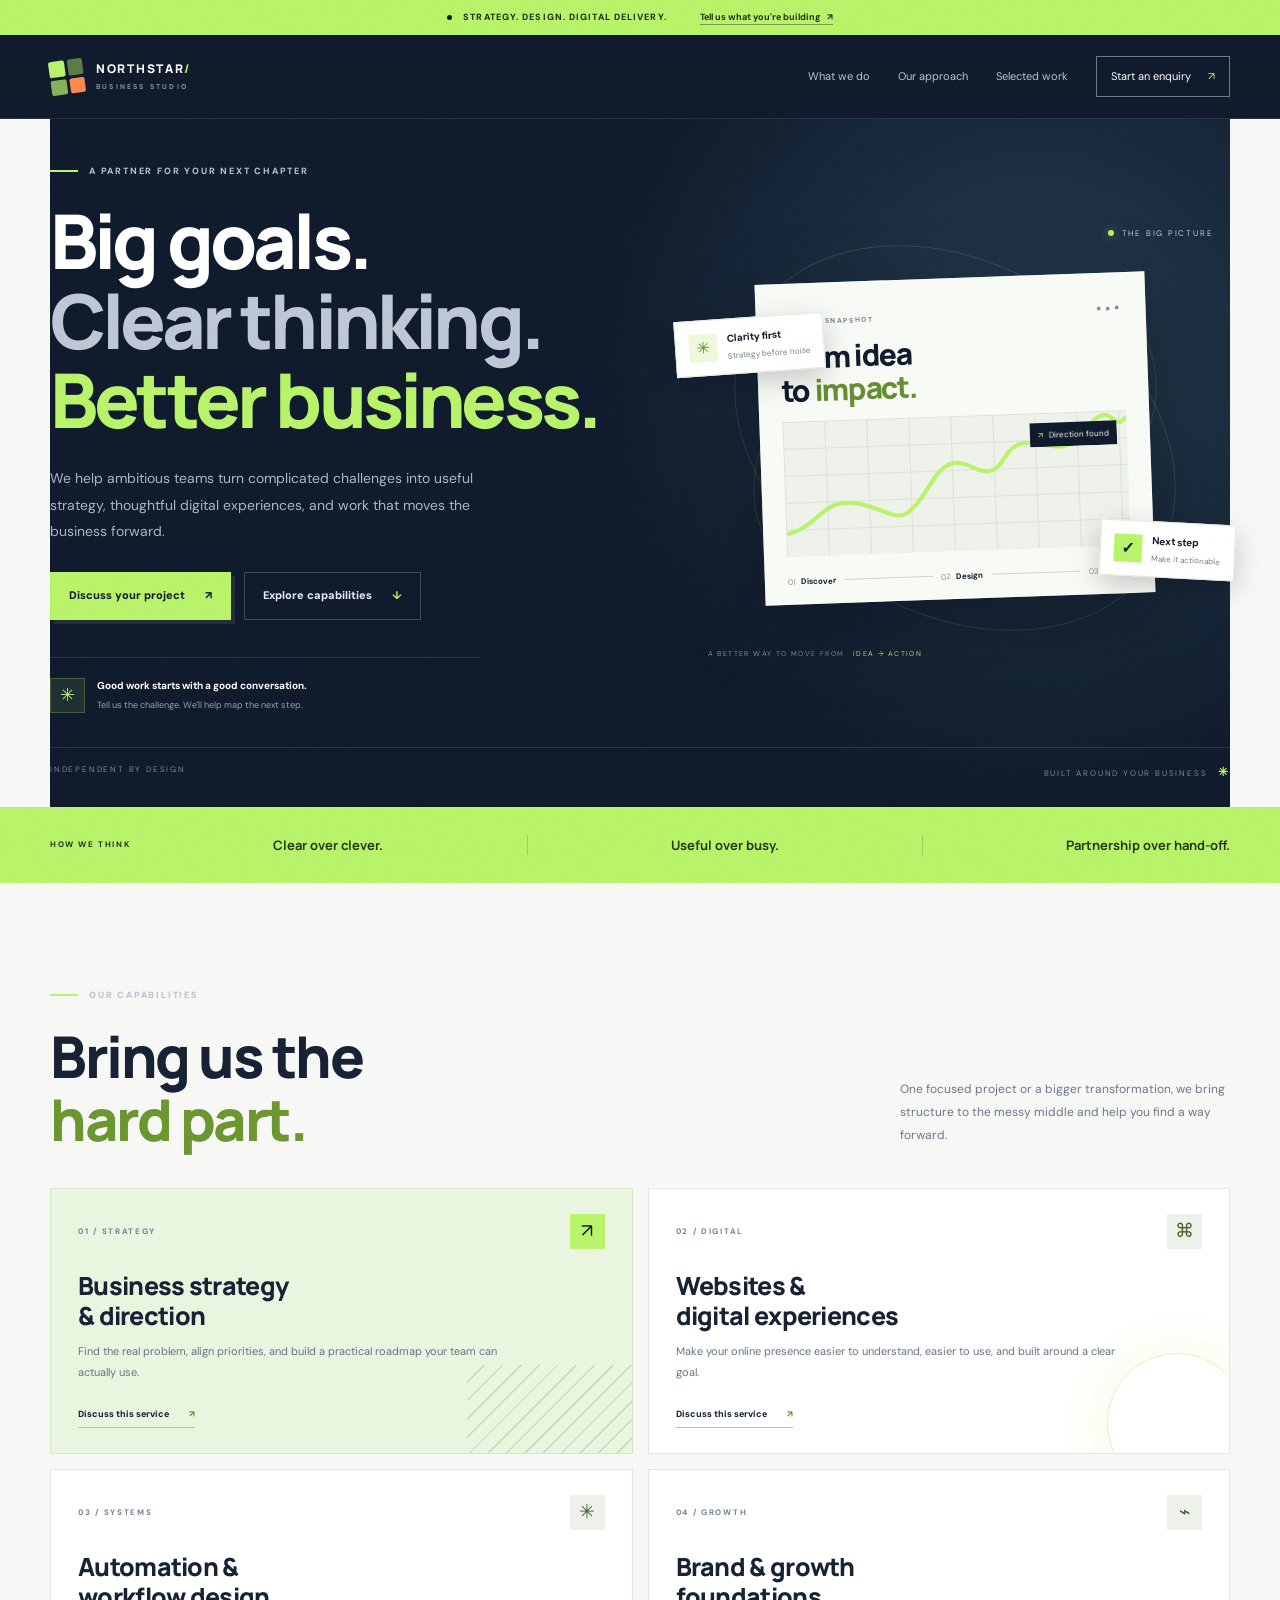
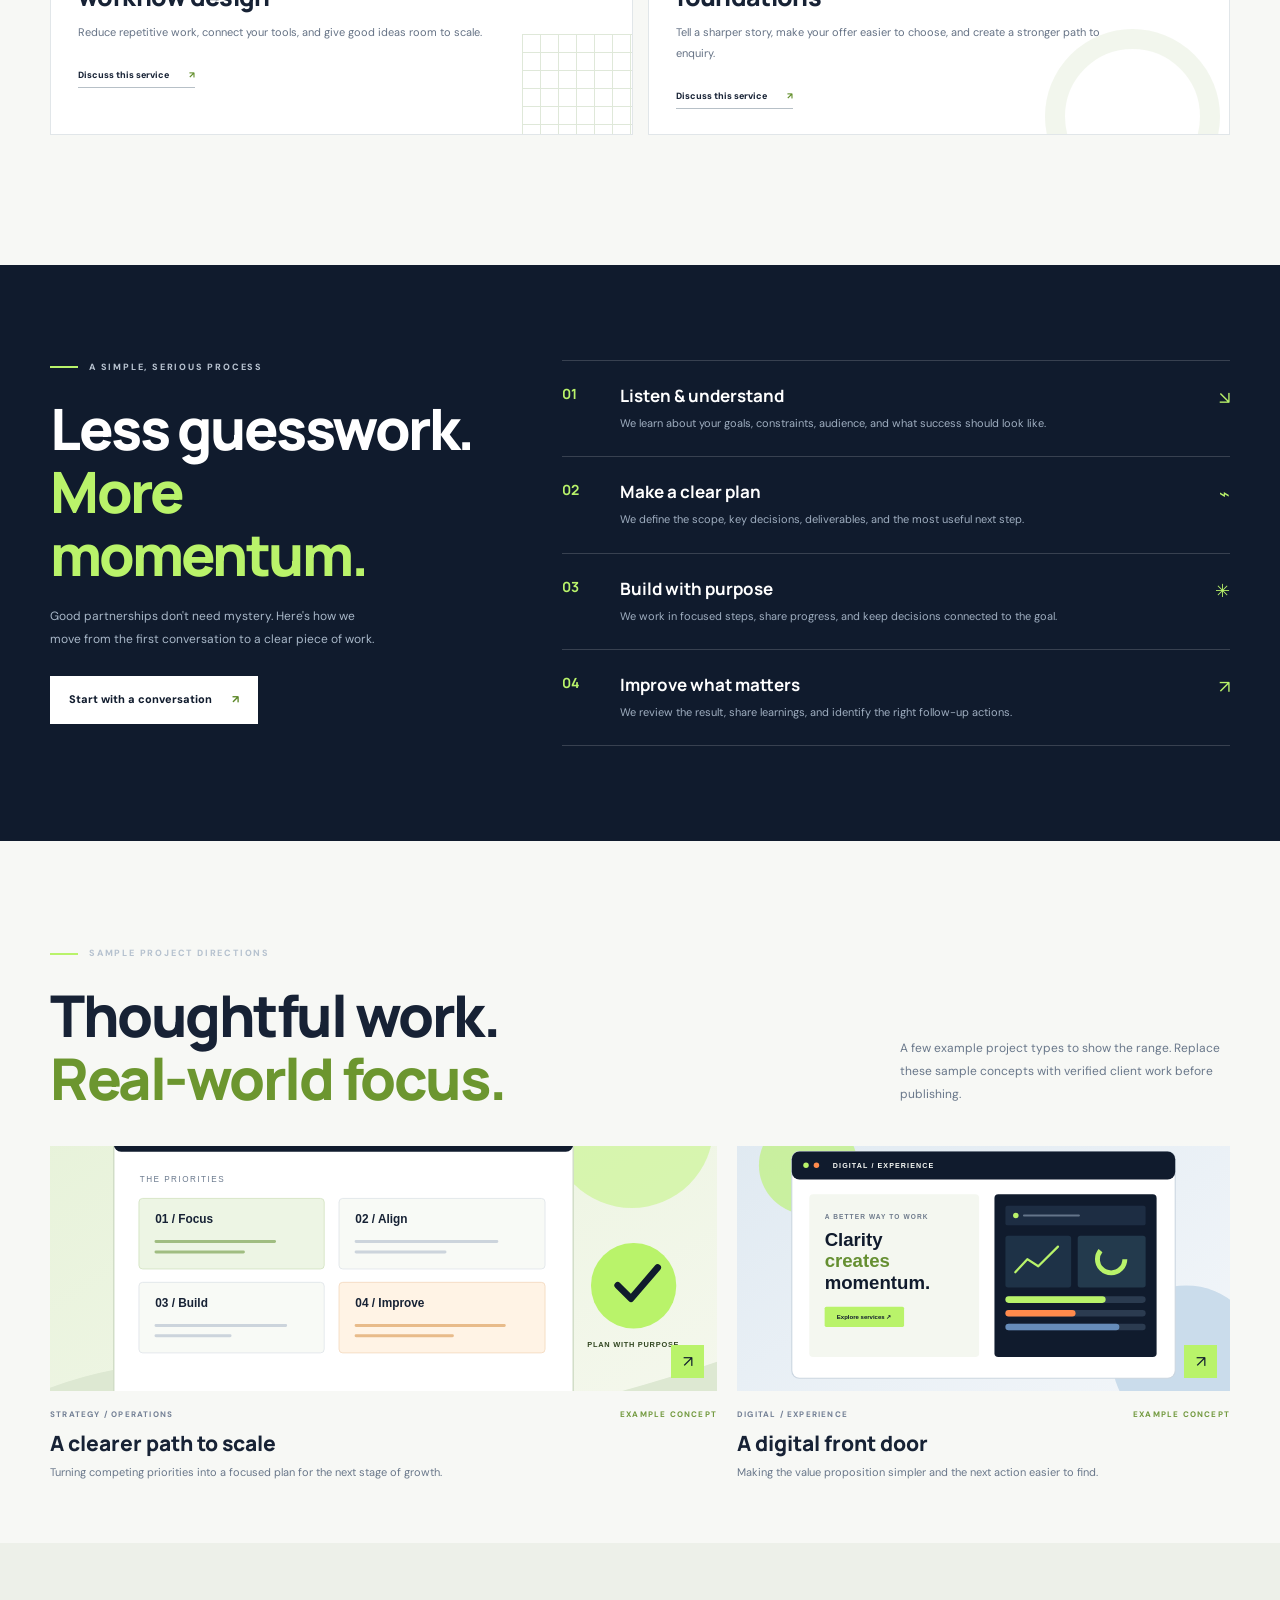
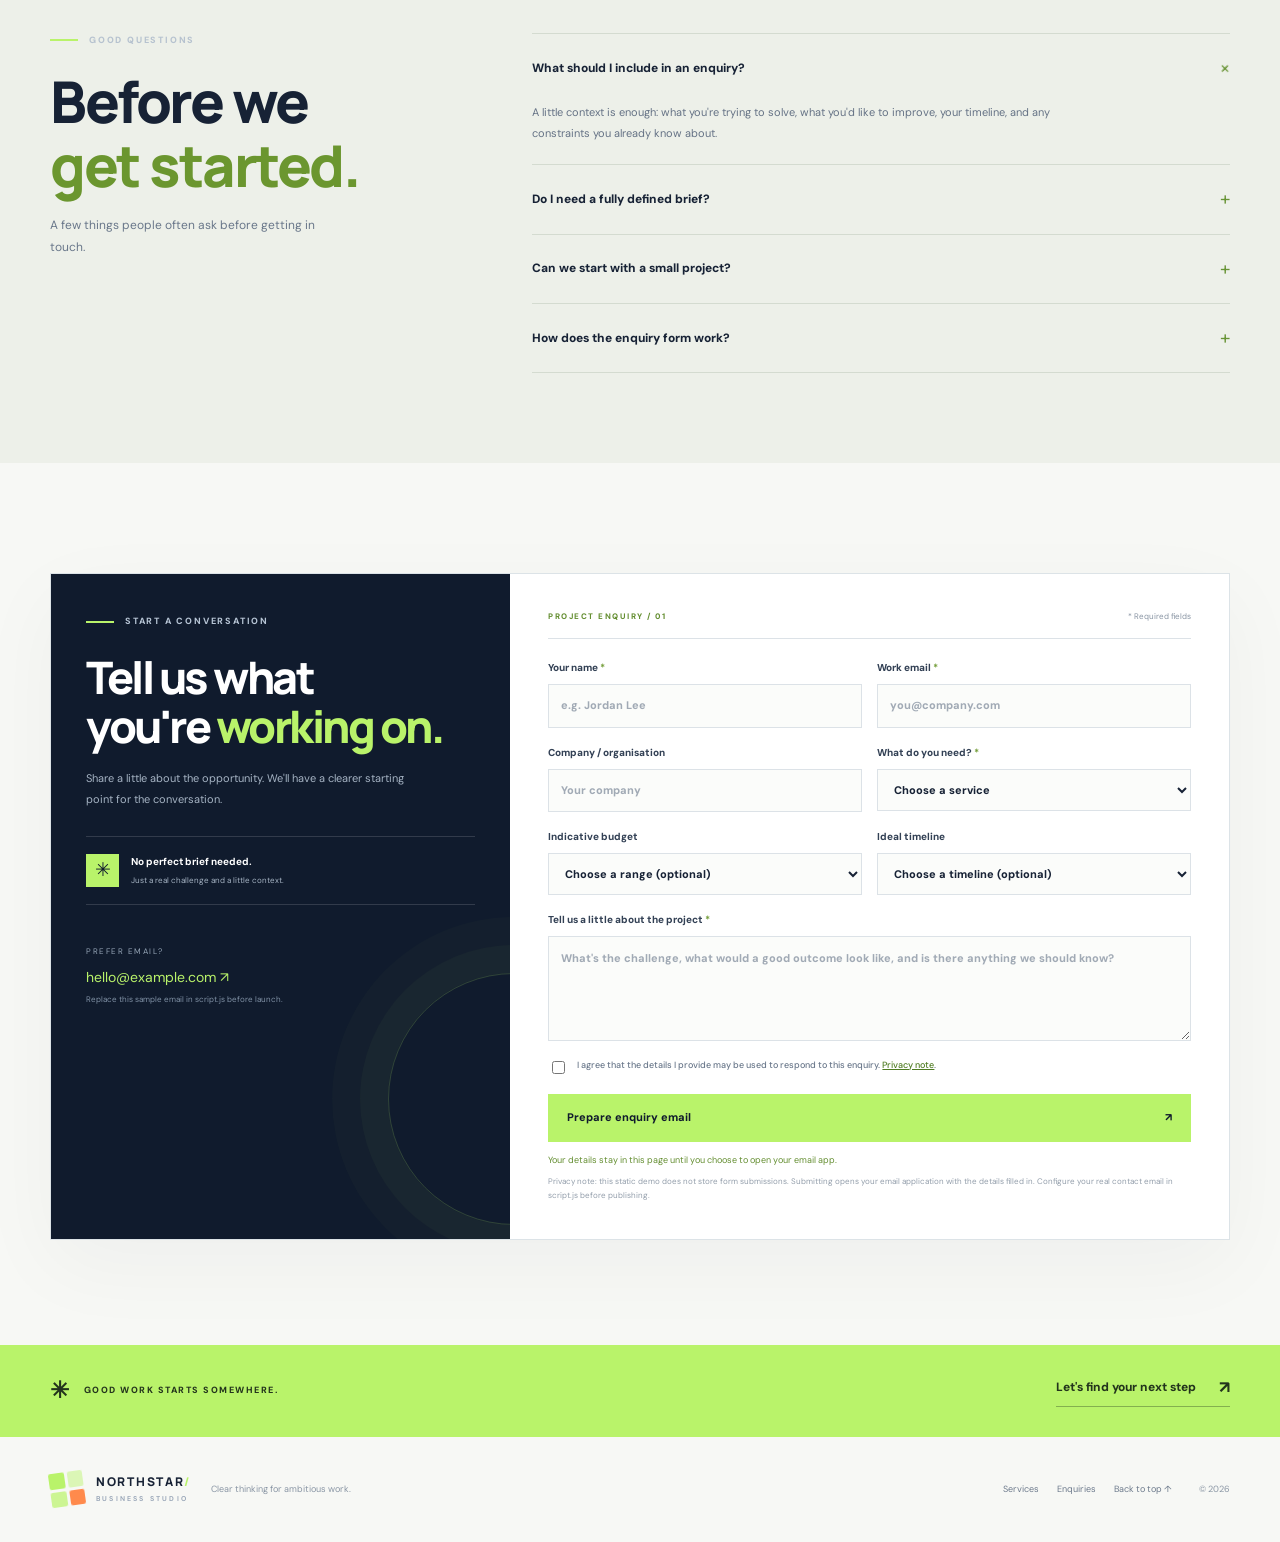
<file: business enquiry/index.html>
<!DOCTYPE html>
<html lang="en">
<head>
  <meta charset="UTF-8">
  <meta name="viewport" content="width=device-width, initial-scale=1.0">
  <meta name="theme-color" content="#101b2d">
  <meta name="description" content="A premium business enquiry landing page template for agencies, consultancies and service businesses.">
  <title>Northstar Studio — Let's Build What's Next</title>
  <link rel="preconnect" href="https://fonts.googleapis.com">
  <link rel="preconnect" href="https://fonts.gstatic.com" crossorigin>
  <link href="https://fonts.googleapis.com/css2?family=DM+Sans:wght@400;500;600;700&family=Manrope:wght@400;500;600;700;800&display=swap" rel="stylesheet">
  <link rel="stylesheet" href="style.css">
  <script src="script.js" defer></script>
</head>
<body>
  <div class="noise-layer" aria-hidden="true"></div>
  <div class="announcement">
    <span class="announcement-dot"></span>
    <span>STRATEGY. DESIGN. DIGITAL DELIVERY.</span>
    <a href="#enquiry">Tell us what you're building <span aria-hidden="true">↗</span></a>
  </div>
  <header class="site-header">
    <a class="brand" href="#home" aria-label="Northstar Studio home">
      <span class="brand-icon"><span></span><span></span><span></span><span></span></span>
      <span class="brand-name">NORTHSTAR<span>/</span><small>BUSINESS STUDIO</small></span>
    </a>
    <button class="menu-toggle" id="menuToggle" aria-expanded="false" aria-controls="mainNav" aria-label="Toggle navigation"><span></span><span></span></button>
    <nav class="main-nav" id="mainNav" aria-label="Main navigation">
      <a href="#services">What we do</a>
      <a href="#approach">Our approach</a>
      <a href="#work">Selected work</a>
      <a class="nav-cta" href="#enquiry">Start an enquiry <span>↗</span></a>
    </nav>
  </header>
  <main>
    <section class="hero section-shell" id="home">
      <div class="hero-copy">
        <div class="eyebrow"><span class="eyebrow-line"></span> A PARTNER FOR YOUR NEXT CHAPTER</div>
        <h1>Big goals.<br><span class="headline-muted">Clear thinking.</span><br><span class="headline-accent">Better business.</span></h1>
        <p class="hero-intro">We help ambitious teams turn complicated challenges into useful strategy, thoughtful digital experiences, and work that moves the business forward.</p>
        <div class="hero-actions">
          <a class="button button-accent" href="#enquiry">Discuss your project <span>↗</span></a>
          <a class="button button-quiet" href="#services">Explore capabilities <span>↓</span></a>
        </div>
        <div class="hero-proof">
          <div class="proof-mark"><span>✳</span></div>
          <div><strong>Good work starts with a good conversation.</strong><small>Tell us the challenge. We'll help map the next step.</small></div>
        </div>
      </div>
      <div class="hero-visual" aria-label="Abstract project planning dashboard illustration">
        <div class="visual-orbit orbit-one"></div><div class="visual-orbit orbit-two"></div>
        <div class="visual-label visual-label-top"><span class="status-dot"></span> THE BIG PICTURE</div>
        <div class="dashboard-card">
          <div class="dashboard-top"><div><span class="tiny-overline">PROJECT SNAPSHOT</span><h2>From idea<br>to <em>impact.</em></h2></div><span class="dash-menu">•••</span></div>
          <div class="dashboard-chart">
            <div class="chart-grid"></div>
            <svg class="chart-line" viewBox="0 0 340 135" preserveAspectRatio="none" aria-hidden="true"><path d="M3 112 C35 104 37 75 75 85 S113 115 145 66 S194 82 218 44 S270 57 298 20 S326 24 338 8" fill="none" stroke="#b9f36a" stroke-width="4" stroke-linecap="round"/><path d="M3 112 C35 104 37 75 75 85 S113 115 145 66 S194 82 218 44 S270 57 298 20 S326 24 338 8 L338 135 L3 135Z" fill="url(#chartFill)" opacity=".25"/></svg>
            <div class="chart-badge"><span>↗</span> Direction found</div>
          </div>
          <div class="dashboard-footer"><div><span>01</span><b>Discover</b></div><i></i><div><span>02</span><b>Design</b></div><i></i><div><span>03</span><b>Deliver</b></div></div>
        </div>
        <div class="floating-card floating-card-left"><span class="floating-icon">✳</span><div><b>Clarity first</b><small>Strategy before noise</small></div></div>
        <div class="floating-card floating-card-right"><span class="floating-check">✓</span><div><b>Next step</b><small>Make it actionable</small></div></div>
        <div class="visual-caption">A BETTER WAY TO MOVE FROM <span>IDEA → ACTION</span></div>
      </div>
      <div class="hero-bottom"><span>INDEPENDENT BY DESIGN</span><span>BUILT AROUND YOUR BUSINESS <b>✳</b></span></div>
    </section>

    <section class="trust-strip" aria-label="Our working principles">
      <div class="section-shell trust-inner"><span class="trust-label">HOW WE THINK</span><span>Clear over clever.</span><span class="trust-divider"></span><span>Useful over busy.</span><span class="trust-divider"></span><span>Partnership over hand-off.</span></div>
    </section>

    <section class="section section-shell services-section" id="services">
      <div class="section-heading">
        <div><div class="eyebrow"><span class="eyebrow-line"></span> OUR CAPABILITIES</div><h2>Bring us the<br><em>hard part.</em></h2></div>
        <p class="section-heading-copy">One focused project or a bigger transformation, we bring structure to the messy middle and help you find a way forward.</p>
      </div>
      <div class="services-grid">
        <article class="service-card service-card-featured">
          <div class="service-head"><span class="service-number">01 / STRATEGY</span><span class="service-icon icon-strategy">↗</span></div>
          <h3>Business strategy<br>& direction</h3>
          <p>Find the real problem, align priorities, and build a practical roadmap your team can actually use.</p>
          <a href="#enquiry" class="service-link" data-service="Business strategy & direction">Discuss this service <span>↗</span></a>
          <div class="service-decoration decoration-lines"></div>
        </article>
        <article class="service-card">
          <div class="service-head"><span class="service-number">02 / DIGITAL</span><span class="service-icon">⌘</span></div>
          <h3>Websites &<br>digital experiences</h3>
          <p>Make your online presence easier to understand, easier to use, and built around a clear goal.</p>
          <a href="#enquiry" class="service-link" data-service="Websites & digital experiences">Discuss this service <span>↗</span></a>
          <div class="service-decoration decoration-circle"></div>
        </article>
        <article class="service-card">
          <div class="service-head"><span class="service-number">03 / SYSTEMS</span><span class="service-icon">✳</span></div>
          <h3>Automation &<br>workflow design</h3>
          <p>Reduce repetitive work, connect your tools, and give good ideas room to scale.</p>
          <a href="#enquiry" class="service-link" data-service="Automation & workflow design">Discuss this service <span>↗</span></a>
          <div class="service-decoration decoration-grid"></div>
        </article>
        <article class="service-card">
          <div class="service-head"><span class="service-number">04 / GROWTH</span><span class="service-icon">⌁</span></div>
          <h3>Brand & growth<br>foundations</h3>
          <p>Tell a sharper story, make your offer easier to choose, and create a stronger path to enquiry.</p>
          <a href="#enquiry" class="service-link" data-service="Brand & growth foundations">Discuss this service <span>↗</span></a>
          <div class="service-decoration decoration-ring"></div>
        </article>
      </div>
    </section>

    <section class="approach-section" id="approach">
      <div class="section-shell approach-layout">
        <div class="approach-copy">
          <div class="eyebrow"><span class="eyebrow-line"></span> A SIMPLE, SERIOUS PROCESS</div>
          <h2>Less guesswork.<br><em>More momentum.</em></h2>
          <p>Good partnerships don't need mystery. Here's how we move from the first conversation to a clear piece of work.</p>
          <a class="button button-light" href="#enquiry">Start with a conversation <span>↗</span></a>
        </div>
        <div class="process-list">
          <article class="process-item"><span class="process-count">01</span><div><h3>Listen & understand</h3><p>We learn about your goals, constraints, audience, and what success should look like.</p></div><span class="process-symbol">↘</span></article>
          <article class="process-item"><span class="process-count">02</span><div><h3>Make a clear plan</h3><p>We define the scope, key decisions, deliverables, and the most useful next step.</p></div><span class="process-symbol">⌁</span></article>
          <article class="process-item"><span class="process-count">03</span><div><h3>Build with purpose</h3><p>We work in focused steps, share progress, and keep decisions connected to the goal.</p></div><span class="process-symbol">✳</span></article>
          <article class="process-item"><span class="process-count">04</span><div><h3>Improve what matters</h3><p>We review the result, share learnings, and identify the right follow-up actions.</p></div><span class="process-symbol">↗</span></article>
        </div>
      </div>
    </section>

    <section class="section section-shell work-section" id="work">
      <div class="section-heading">
        <div><div class="eyebrow"><span class="eyebrow-line"></span> SAMPLE PROJECT DIRECTIONS</div><h2>Thoughtful work.<br><em>Real-world focus.</em></h2></div>
        <p class="section-heading-copy">A few example project types to show the range. Replace these sample concepts with verified client work before publishing.</p>
      </div>
      <div class="work-grid">
        <article class="work-card work-card-wide"><a href="#enquiry" class="work-art work-art-strategy" aria-label="Enquire about strategy projects"><img src="assets/images/strategy-board.svg" alt="Illustration of a business strategy board" loading="lazy"><span class="work-arrow">↗</span></a><div class="work-meta"><span>STRATEGY / OPERATIONS</span><span>EXAMPLE CONCEPT</span></div><h3>A clearer path to scale</h3><p>Turning competing priorities into a focused plan for the next stage of growth.</p></article>
        <article class="work-card"><a href="#enquiry" class="work-art work-art-digital" aria-label="Enquire about digital projects"><img src="assets/images/digital-experience.svg" alt="Illustration of a digital product interface" loading="lazy"><span class="work-arrow">↗</span></a><div class="work-meta"><span>DIGITAL / EXPERIENCE</span><span>EXAMPLE CONCEPT</span></div><h3>A digital front door</h3><p>Making the value proposition simpler and the next action easier to find.</p></article>
      </div>
    </section>

    <section class="faq-section">
      <div class="section-shell faq-layout">
        <div><div class="eyebrow"><span class="eyebrow-line"></span> GOOD QUESTIONS</div><h2>Before we<br><em>get started.</em></h2><p class="faq-intro">A few things people often ask before getting in touch.</p></div>
        <div class="faq-list">
          <details class="faq-item" open><summary>What should I include in an enquiry?<span>+</span></summary><p>A little context is enough: what you're trying to solve, what you'd like to improve, your timeline, and any constraints you already know about.</p></details>
          <details class="faq-item"><summary>Do I need a fully defined brief?<span>+</span></summary><p>Not at all. If you have a rough idea or know something isn't working, we can use the first conversation to understand the problem and decide whether a project makes sense.</p></details>
          <details class="faq-item"><summary>Can we start with a small project?<span>+</span></summary><p>Yes. A focused first project can be a useful way to test fit, make progress, and decide on the right next step together.</p></details>
          <details class="faq-item"><summary>How does the enquiry form work?<span>+</span></summary><p>This template opens a pre-filled email in your email app. To collect submissions automatically, connect the form to your chosen form service or backend before launching.</p></details>
        </div>
      </div>
    </section>

    <section class="section section-shell enquiry-section" id="enquiry">
      <div class="enquiry-panel">
        <div class="enquiry-side">
          <div class="eyebrow"><span class="eyebrow-line"></span> START A CONVERSATION</div>
          <h2>Tell us what<br>you're <em>working on.</em></h2>
          <p>Share a little about the opportunity. We'll have a clearer starting point for the conversation.</p>
          <div class="enquiry-note"><span class="note-star">✳</span><div><b>No perfect brief needed.</b><small>Just a real challenge and a little context.</small></div></div>
          <div class="contact-mini"><span class="micro-label">PREFER EMAIL?</span><a href="mailto:hello@example.com" id="sideEmail">hello@example.com ↗</a><small>Replace this sample email in script.js before launch.</small></div>
        </div>
        <form class="enquiry-form" id="enquiryForm">
          <div class="form-intro"><span class="form-step">PROJECT ENQUIRY / 01</span><span class="required-note">* Required fields</span></div>
          <div class="form-row">
            <label for="fullName">Your name <span>*</span><input id="fullName" name="fullName" type="text" autocomplete="name" placeholder="e.g. Jordan Lee" required minlength="2"></label>
            <label for="workEmail">Work email <span>*</span><input id="workEmail" name="workEmail" type="email" autocomplete="email" placeholder="you@company.com" required></label>
          </div>
          <div class="form-row">
            <label for="company">Company / organisation<input id="company" name="company" type="text" autocomplete="organization" placeholder="Your company"></label>
            <label for="service">What do you need? <span>*</span><select id="service" name="service" required><option value="">Choose a service</option><option>Business strategy & direction</option><option>Websites & digital experiences</option><option>Automation & workflow design</option><option>Brand & growth foundations</option><option>Not sure yet / let's discuss</option></select></label>
          </div>
          <div class="form-row">
            <label for="budget">Indicative budget<select id="budget" name="budget"><option value="">Choose a range (optional)</option><option>Under ₹25,000</option><option>₹25,000 – ₹75,000</option><option>₹75,000 – ₹2,00,000</option><option>₹2,00,000+</option><option>Need help scoping this</option></select></label>
            <label for="timeline">Ideal timeline<select id="timeline" name="timeline"><option value="">Choose a timeline (optional)</option><option>As soon as possible</option><option>Within a month</option><option>1–3 months</option><option>Flexible / exploring</option></select></label>
          </div>
          <label for="message">Tell us a little about the project <span>*</span><textarea id="message" name="message" rows="4" minlength="15" placeholder="What's the challenge, what would a good outcome look like, and is there anything we should know?" required></textarea></label>
          <label class="consent-check"><input type="checkbox" id="consent" name="consent" required><span>I agree that the details I provide may be used to respond to this enquiry. <a href="#privacyNote">Privacy note</a>.</span></label>
          <button class="button button-accent form-submit" type="submit">Prepare enquiry email <span>↗</span></button>
          <p class="form-feedback" id="formFeedback" role="status" aria-live="polite">Your details stay in this page until you choose to open your email app.</p>
          <p class="privacy-note" id="privacyNote">Privacy note: this static demo does not store form submissions. Submitting opens your email application with the details filled in. Configure your real contact email in script.js before publishing.</p>
        </form>
      </div>
    </section>
    <section class="final-cta"><div class="section-shell final-cta-inner"><div><span class="final-spark">✳</span><span>GOOD WORK STARTS SOMEWHERE.</span></div><a href="#enquiry">Let's find your next step <span>↗</span></a></div></section>
  </main>
  <footer class="site-footer section-shell"><a class="brand" href="#home"><span class="brand-icon"><span></span><span></span><span></span><span></span></span><span class="brand-name">NORTHSTAR<span>/</span><small>BUSINESS STUDIO</small></span></a><p>Clear thinking for ambitious work.</p><div class="footer-links"><a href="#services">Services</a><a href="#enquiry">Enquiries</a><a href="#home">Back to top ↑</a></div><span class="footer-year">© <span id="currentYear"></span></span></footer>
</body>
</html>
</file>
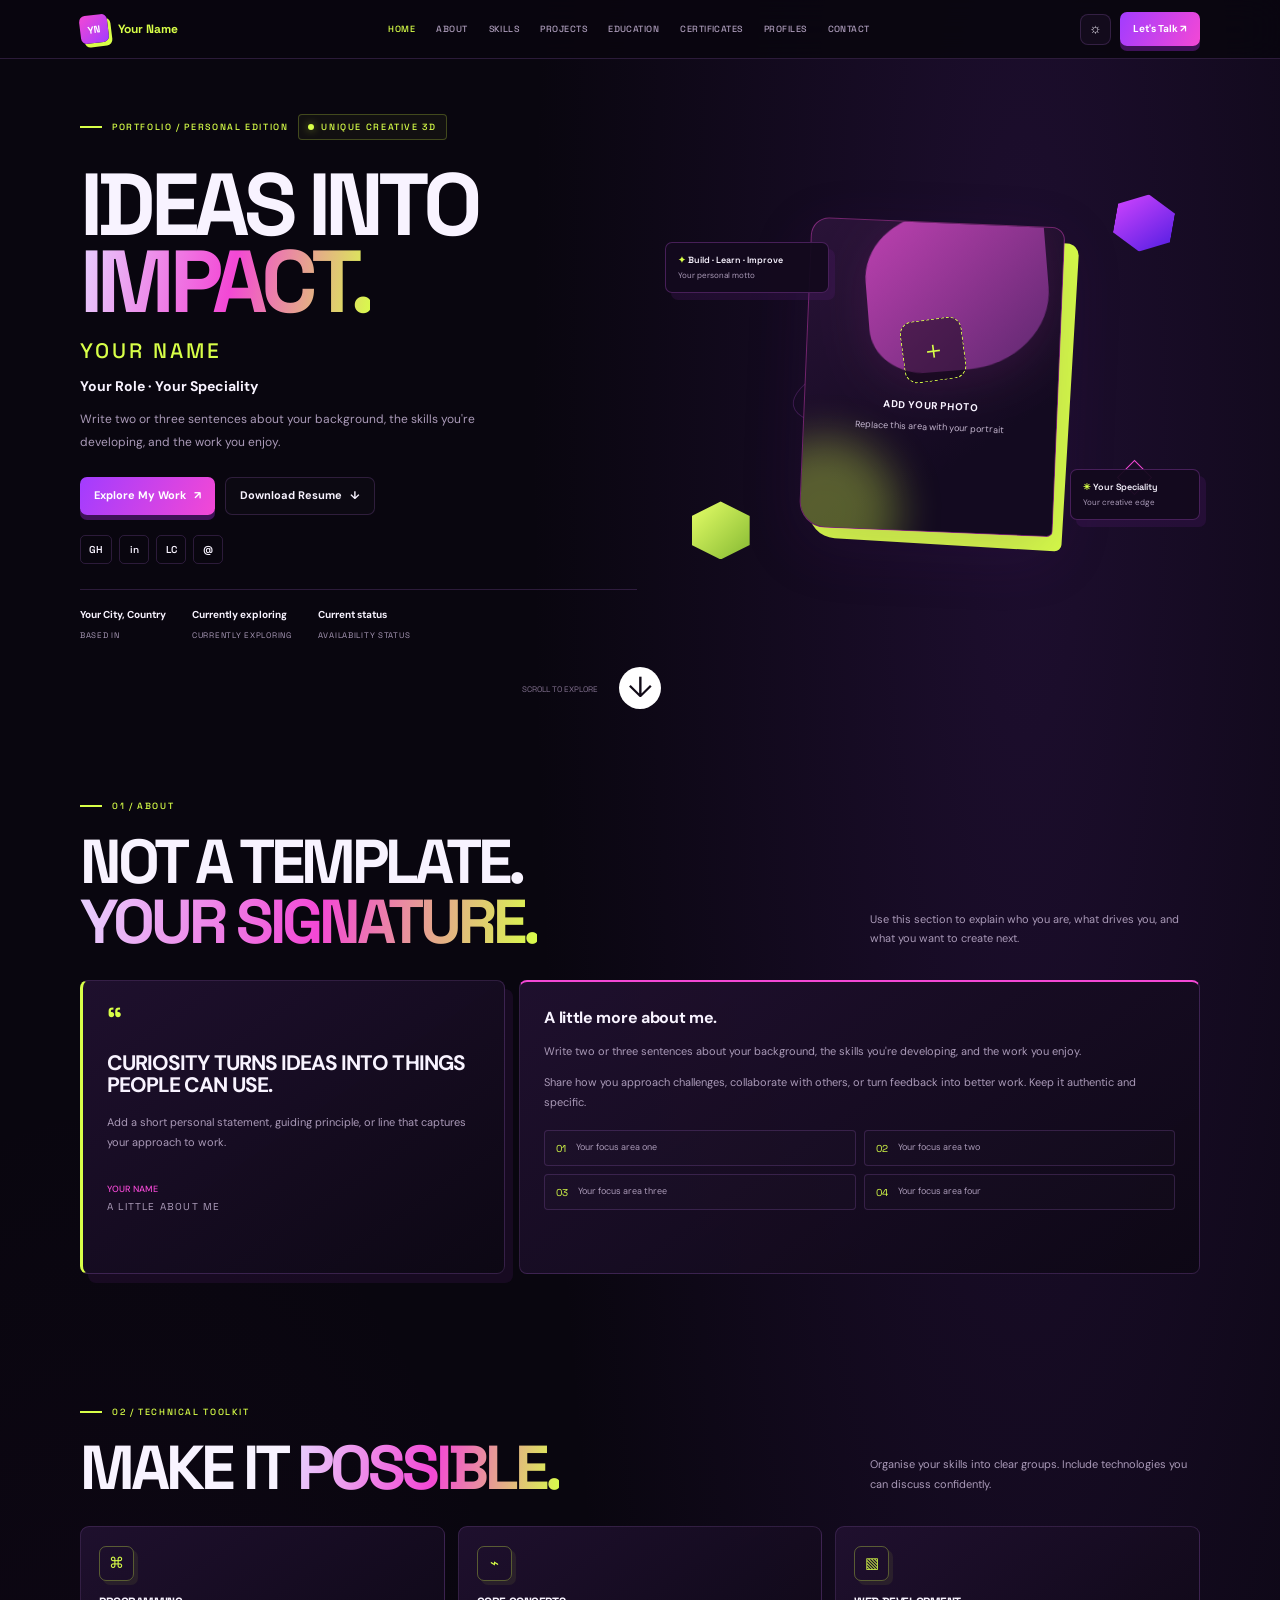
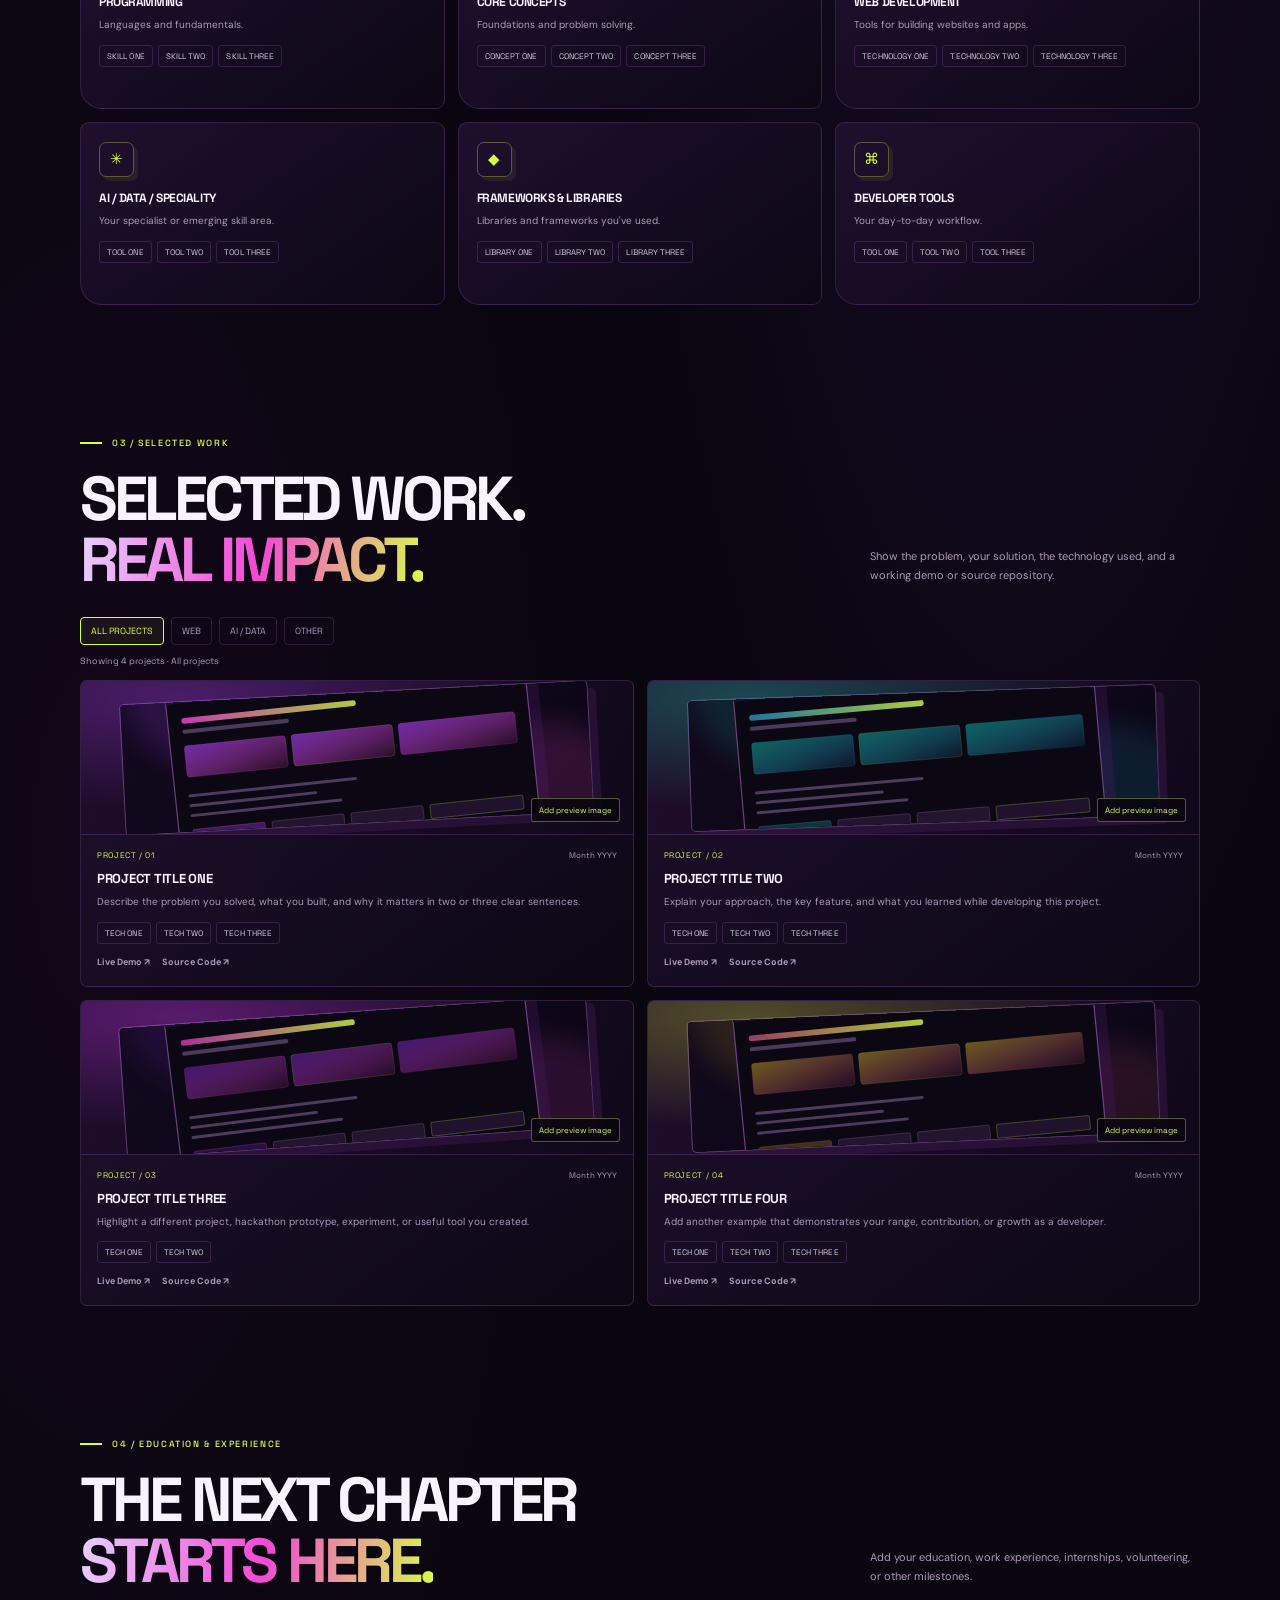
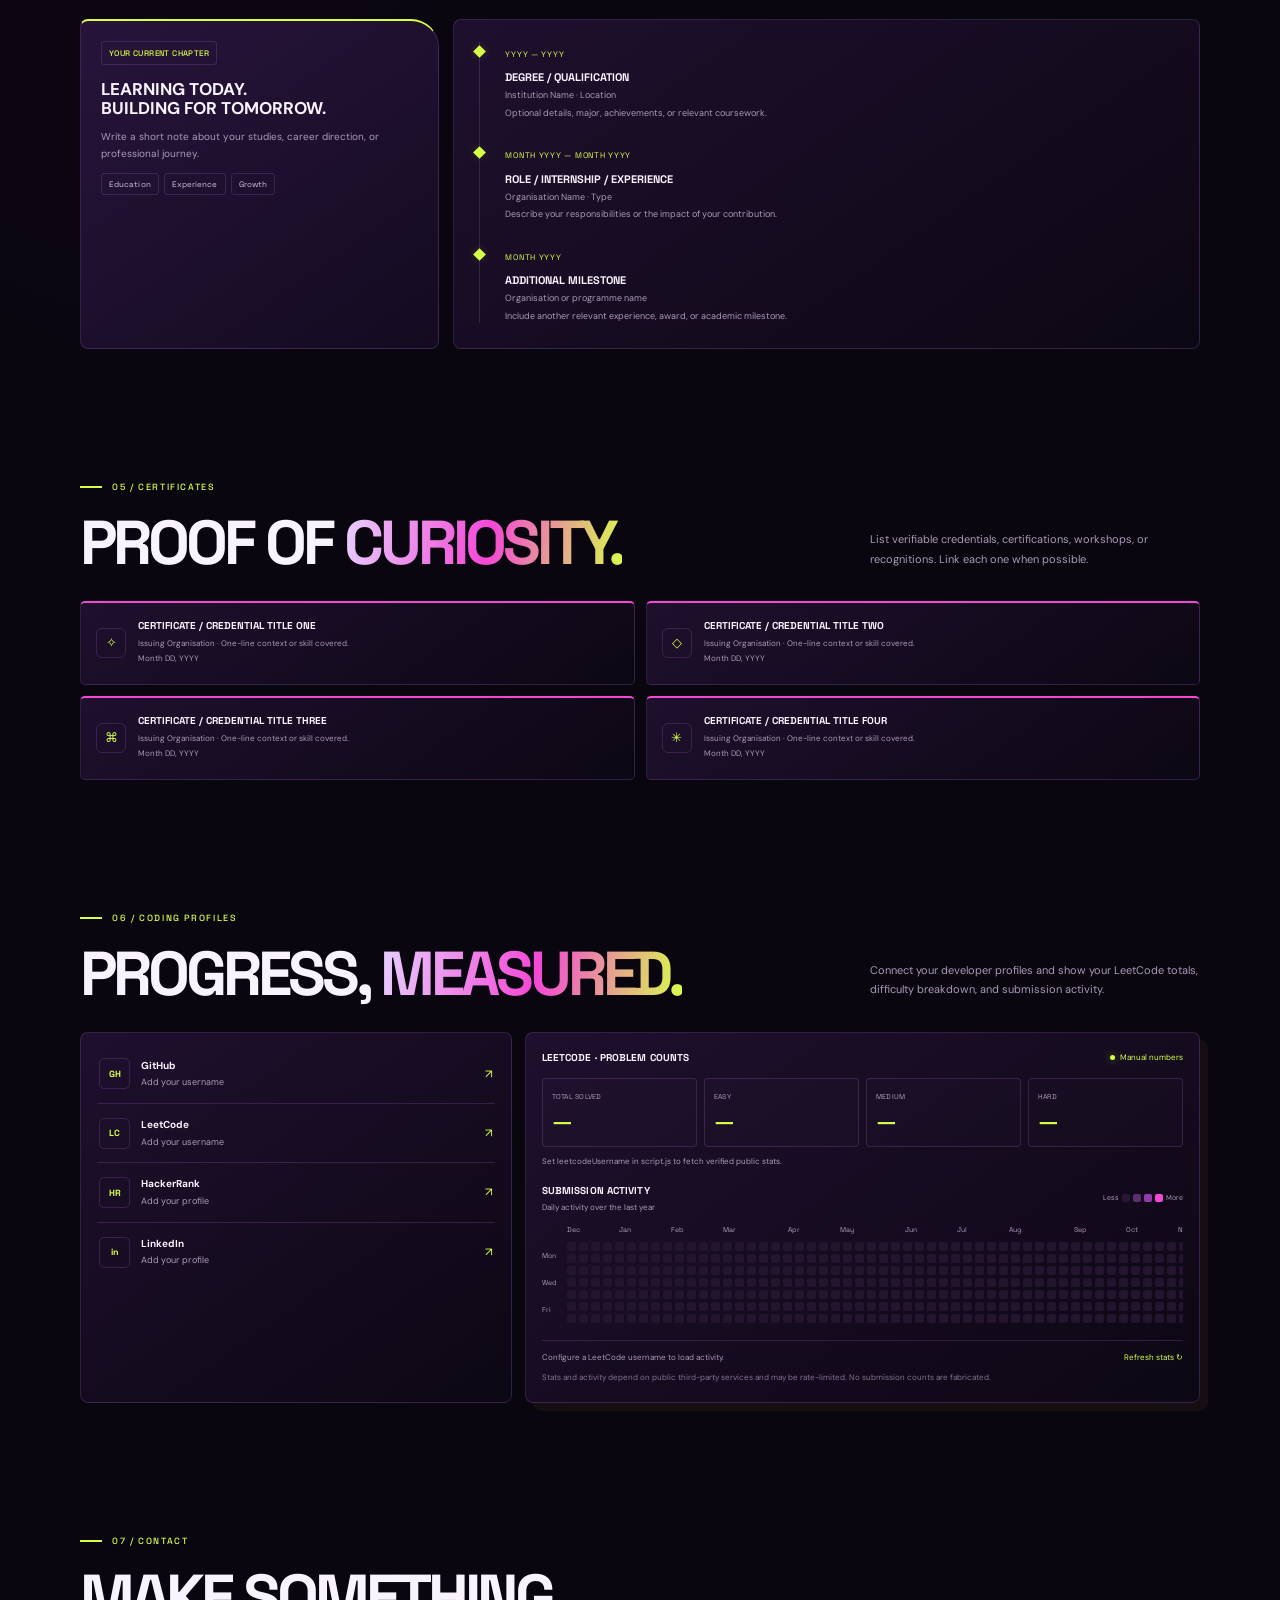
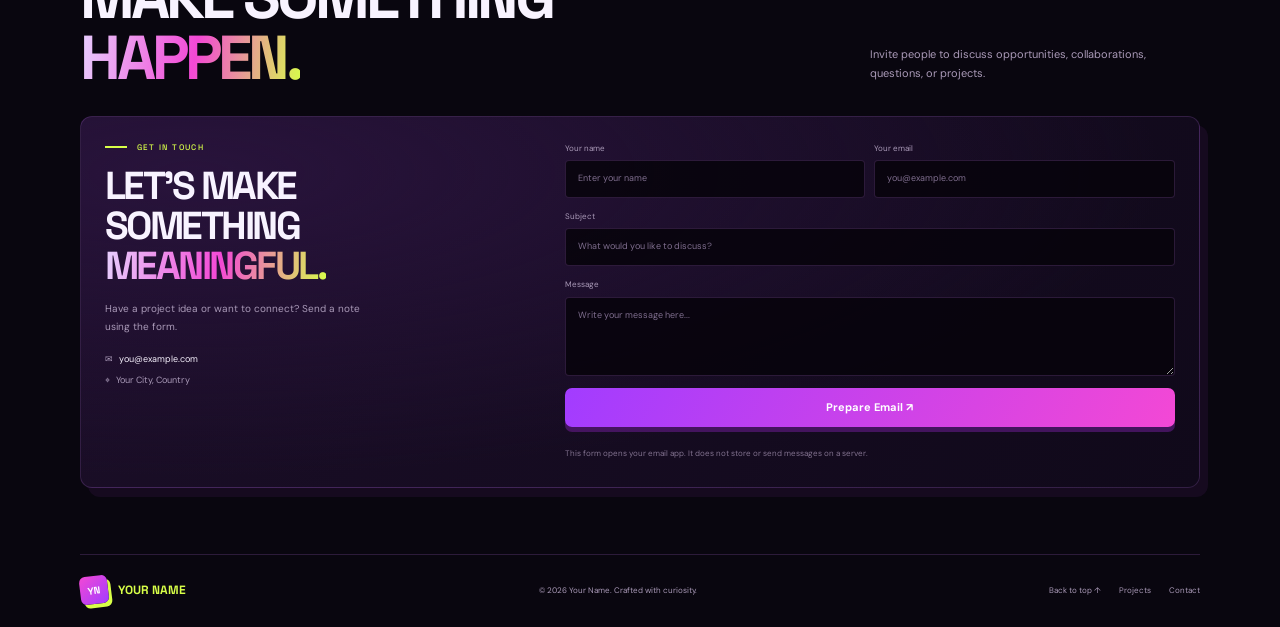
<file: sample portfolio2/index.html>
<!doctype html>
<html lang="en">
<head>
  <meta charset="utf-8">
  <meta name="viewport" content="width=device-width, initial-scale=1">
  <meta name="theme-color" content="#09060f">
  <meta name="description" content="Ideas Into Impact 3D — a bold, personal portfolio template for showcasing your story, skills, projects, education, certificates and coding progress.">
  <meta property="og:title" content="Ideas Into Impact 3D | Personal Portfolio">
  <meta property="og:description" content="A creative portfolio template for developers, makers and curious minds.">
  <title>Ideas Into Impact 3D — Your Name</title>
  <link rel="preconnect" href="https://fonts.googleapis.com">
  <link rel="preconnect" href="https://fonts.gstatic.com" crossorigin>
  <link href="https://fonts.googleapis.com/css2?family=DM+Sans:wght@400;500;600;700;800&family=Space+Grotesk:wght@400;500;600;700&display=swap" rel="stylesheet">
  <link rel="stylesheet" href="style.css">
  <script src="script.js" defer></script>
</head>
<body>
  <header class="topbar">
    <a class="brand" href="#home" aria-label="Your Name — home">
      <span class="brand-mark" aria-hidden="true">YN</span><span id="brandName">Your Name</span>
    </a>
    <nav id="nav" aria-label="Main navigation">
      <a class="active" href="#home">Home</a><a href="#about">About</a><a href="#skills">Skills</a>
      <a href="#projects">Projects</a><a href="#education">Education</a><a href="#certificates">Certificates</a>
      <a href="#profiles">Profiles</a><a href="#contact">Contact</a>
    </nav>
    <div class="header-actions">
      <button class="theme-toggle" id="themeToggle" type="button" aria-label="Switch colour theme" title="Switch colour theme">☼</button>
      <a class="button button-primary header-cta" href="#contact">Let's Talk ↗</a>
      <button class="menu-toggle" id="menuToggle" type="button" aria-label="Open navigation menu" aria-expanded="false">☰</button>
    </div>
  </header>

  <main>
    <section class="hero section-wrap" id="home">
      <div class="hero-copy">
        <div class="eyebrow"><span class="eyebrow-line"></span><span>PORTFOLIO / PERSONAL EDITION</span><span class="pill"><i></i> UNIQUE CREATIVE 3D</span></div>
        <h1>IDEAS INTO<br><span class="gradient-text">IMPACT.</span></h1>
        <p class="hero-name" id="heroName">YOUR NAME</p>
        <h2 class="hero-role" id="heroRole">Your Role · Your Speciality</h2>
        <p class="hero-description" id="heroBio">Write a short introduction here. Tell visitors what you build, what you care about, and the kind of problems you enjoy solving.</p>
        <div class="hero-actions">
          <a class="button button-primary" href="#projects">Explore My Work <span aria-hidden="true">↗</span></a>
          <a class="button button-outline" id="resumeLink" href="#contact">Download Resume <span aria-hidden="true">↓</span></a>
        </div>
        <div class="hero-socials" id="heroSocials" aria-label="Social profiles"></div>
        <div class="hero-facts">
          <div><b id="heroLocation">Your Location</b><span>BASED IN</span></div>
          <div><b id="heroFocus">Your Main Focus</b><span>CURRENTLY EXPLORING</span></div>
          <div><b id="heroStatus">Open to opportunities</b><span>AVAILABILITY STATUS</span></div>
        </div>
      </div>

      <div class="hero-visual" aria-label="3D portrait card illustration">
        <div class="orbit orbit-a"></div><div class="orbit orbit-b"></div>
        <span class="shape shape-hex shape-purple" aria-hidden="true"></span>
        <span class="shape shape-hex shape-lime" aria-hidden="true"></span>
        <span class="shape shape-small" aria-hidden="true"></span>
        <div class="floating-note note-top"><b><span>✦</span> Build · Learn · Improve</b><small>Your personal motto</small></div>
        <div class="portrait-stack">
          <div class="portrait-back"></div>
          <div class="portrait-card">
            <div class="portrait-art" aria-hidden="true"><span class="portrait-pink"></span><span class="portrait-lime"></span></div>
            <div class="portrait-content">
              <div class="portrait-plus">＋</div>
              <b>ADD YOUR PHOTO</b><small>Replace this area with your portrait</small>
            </div>
          </div>
        </div>
        <div class="floating-note note-bottom"><b><span>✳</span> Your Speciality</b><small>Your creative edge</small></div>
      </div>
      <a class="scroll-hint" href="#about" aria-label="Scroll to the About section">↓</a>
      <span class="scroll-caption">SCROLL TO EXPLORE</span>
    </section>

    <section class="section-wrap" id="about">
      <div class="section-label">01 / ABOUT</div>
      <div class="section-heading split-heading"><h2>NOT A TEMPLATE.<br><span class="gradient-text">YOUR SIGNATURE.</span></h2><p>Use this section to explain who you are, what drives you, and what you want to create next.</p></div>
      <div class="about-grid">
        <article class="quote-card">
          <span class="quote-mark">“</span>
          <h3 id="manifesto">CURIOSITY TURNS IDEAS INTO THINGS PEOPLE CAN USE.</h3>
          <p id="aboutQuote">Add a short personal statement, guiding principle, or line that captures your approach to work.</p>
          <div class="signature"><b id="signatureName">YOUR NAME</b><span>A LITTLE ABOUT ME</span></div>
        </article>
        <article class="about-card">
          <h3>A little more about me.</h3>
          <p id="aboutText">Write two or three sentences about your background, the skills you're developing, and the work you enjoy.</p>
          <p id="aboutExtra">Share how you approach challenges, collaborate with others, or turn feedback into better work. Keep it authentic and specific.</p>
          <div class="fact-grid" id="aboutFacts"></div>
        </article>
      </div>
    </section>

    <section class="section-wrap" id="skills">
      <div class="section-label">02 / TECHNICAL TOOLKIT</div>
      <div class="section-heading split-heading"><h2>MAKE IT <span class="gradient-text">POSSIBLE.</span></h2><p>Organise your skills into clear groups. Include technologies you can discuss confidently.</p></div>
      <div class="skills-grid" id="skillsGrid"></div>
    </section>

    <section class="section-wrap" id="projects">
      <div class="section-label">03 / SELECTED WORK</div>
      <div class="section-heading split-heading"><h2>SELECTED WORK.<br><span class="gradient-text">REAL IMPACT.</span></h2><p>Show the problem, your solution, the technology used, and a working demo or source repository.</p></div>
      <div class="project-filters" id="projectFilters" aria-label="Filter projects">
        <button class="filter active" type="button" data-filter="all" aria-pressed="true">All projects</button>
        <button class="filter" type="button" data-filter="web" aria-pressed="false">Web</button>
        <button class="filter" type="button" data-filter="ai" aria-pressed="false">AI / Data</button>
        <button class="filter" type="button" data-filter="other" aria-pressed="false">Other</button>
      </div>
      <p class="project-count" id="projectCount" aria-live="polite">Showing 4 projects · All projects</p>
      <div class="projects-grid" id="projectsGrid"></div>
    </section>

    <section class="section-wrap" id="education">
      <div class="section-label">04 / EDUCATION &amp; EXPERIENCE</div>
      <div class="section-heading split-heading"><h2>THE NEXT CHAPTER<br><span class="gradient-text">STARTS HERE.</span></h2><p>Add your education, work experience, internships, volunteering, or other milestones.</p></div>
      <div class="education-grid">
        <article class="education-intro">
          <span class="mini-label">YOUR CURRENT CHAPTER</span>
          <h3>LEARNING TODAY.<br>BUILDING FOR TOMORROW.</h3>
          <p id="educationIntro">Write a short note about your studies, career direction, or professional journey.</p>
          <div class="skill-tags"><span>Education</span><span>Experience</span><span>Growth</span></div>
        </article>
        <div class="timeline" id="timeline"></div>
      </div>
    </section>

    <section class="section-wrap" id="certificates">
      <div class="section-label">05 / CERTIFICATES</div>
      <div class="section-heading split-heading"><h2>PROOF OF <span class="gradient-text">CURIOSITY.</span></h2><p>List verifiable credentials, certifications, workshops, or recognitions. Link each one when possible.</p></div>
      <div class="certificates-grid" id="certificatesGrid"></div>
    </section>

    <section class="section-wrap" id="profiles">
      <div class="section-label">06 / CODING PROFILES</div>
      <div class="section-heading split-heading"><h2>PROGRESS, <span class="gradient-text">MEASURED.</span></h2><p>Connect your developer profiles and show your LeetCode totals, difficulty breakdown, and submission activity.</p></div>
      <div class="coding-layout">
        <article class="profile-card">
          <a class="profile-row" id="githubLink" href="https://github.com/" target="_blank" rel="noopener noreferrer"><span class="profile-icon">GH</span><span class="profile-copy"><b>GitHub</b><small id="githubHandle">Add your username</small></span><span class="profile-arrow">↗</span></a>
          <a class="profile-row" id="leetcodeLink" href="https://leetcode.com/" target="_blank" rel="noopener noreferrer"><span class="profile-icon">LC</span><span class="profile-copy"><b>LeetCode</b><small id="leetcodeHandle">Add your username</small></span><span class="profile-arrow">↗</span></a>
          <a class="profile-row" id="hackerrankLink" href="https://www.hackerrank.com/" target="_blank" rel="noopener noreferrer"><span class="profile-icon">HR</span><span class="profile-copy"><b>HackerRank</b><small id="hackerrankHandle">Add your profile</small></span><span class="profile-arrow">↗</span></a>
          <a class="profile-row" id="linkedinLink" href="https://www.linkedin.com/" target="_blank" rel="noopener noreferrer"><span class="profile-icon">in</span><span class="profile-copy"><b>LinkedIn</b><small id="linkedinHandle">Add your profile</small></span><span class="profile-arrow">↗</span></a>
        </article>
        <article class="stats-card">
          <div class="stats-heading"><h3>LEETCODE · PROBLEM COUNTS</h3><span class="live-label"><i></i><span id="lcStatus">Manual numbers</span></span></div>
          <div class="lc-stats" id="lcStats"></div>
          <p class="stats-note" id="statsNote">Add a LeetCode username in script.js to request your public stats.</p>
          <div class="heatmap-heading"><div><h3>SUBMISSION ACTIVITY</h3><p id="heatmapSummary">Daily activity over the last year</p></div><span class="heatmap-legend"><span>Less</span><i></i><i></i><i></i><i></i><span>More</span></span></div>
          <div class="heatmap-scroll" aria-label="LeetCode submissions over the past year">
            <div class="heatmap-months" id="heatmapMonths"></div>
            <div class="heatmap-body"><div class="heatmap-days"><span>Mon</span><span>Wed</span><span>Fri</span></div><div class="heatmap-grid" id="heatmapGrid"></div></div>
          </div>
          <div class="lc-footer"><span id="heatmapStatus">Configure a username to load activity.</span><button class="text-button" type="button" id="refreshLc">Refresh stats ↻</button></div>
          <p class="fine-print">Stats and activity depend on public third-party services and may be rate-limited. No submission counts are fabricated.</p>
        </article>
      </div>
    </section>

    <section class="section-wrap" id="contact">
      <div class="section-label">07 / CONTACT</div>
      <div class="section-heading split-heading"><h2>MAKE SOMETHING<br><span class="gradient-text">HAPPEN.</span></h2><p>Invite people to discuss opportunities, collaborations, questions, or projects.</p></div>
      <div class="contact-panel">
        <div class="contact-copy">
          <div class="section-label">GET IN TOUCH</div>
          <h3>LET'S MAKE<br>SOMETHING<br><span class="gradient-text">MEANINGFUL.</span></h3>
          <p id="contactText">Have a project idea or want to connect? Send a note using the form.</p>
          <div class="contact-details" id="contactDetails"></div>
        </div>
        <form id="contactForm">
          <div class="form-row"><label>Your name<input name="name" autocomplete="name" required placeholder="Enter your name"></label><label>Your email<input name="email" type="email" autocomplete="email" required placeholder="you@example.com"></label></div>
          <label>Subject<input name="subject" required placeholder="What would you like to discuss?"></label>
          <label>Message<textarea name="message" rows="4" required placeholder="Write your message here..."></textarea></label>
          <button class="button button-primary submit-button" type="submit">Prepare Email ↗</button>
          <p class="fine-print">This form opens your email app. It does not store or send messages on a server.</p>
        </form>
      </div>
    </section>
  </main>

  <footer class="footer section-wrap">
    <a class="brand" href="#home"><span class="brand-mark" aria-hidden="true">YN</span><span id="footerName">YOUR NAME</span></a>
    <span>© <span id="copyrightYear"></span> Your Name. Crafted with curiosity.</span>
    <div class="footer-links"><a href="#home">Back to top ↑</a><a href="#projects">Projects</a><a href="#contact">Contact</a></div>
  </footer>
</body>
</html>
</file>
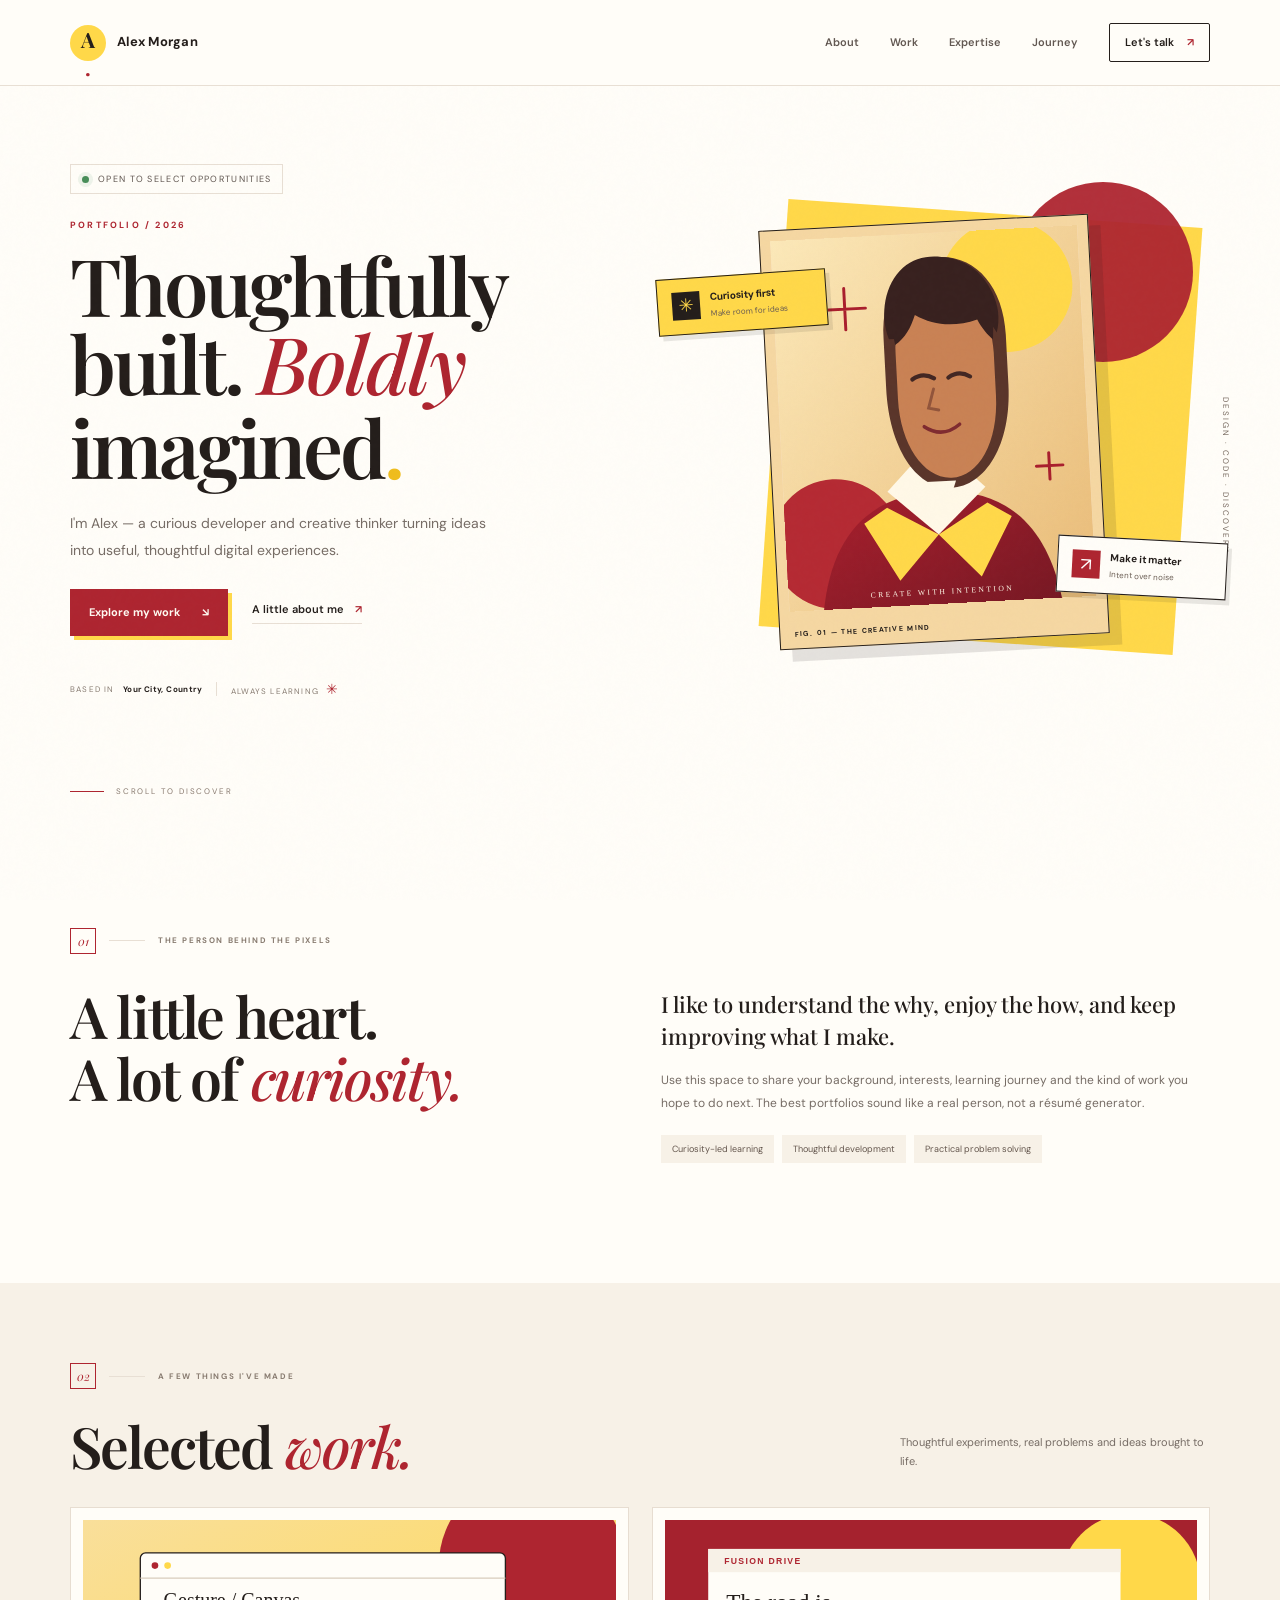
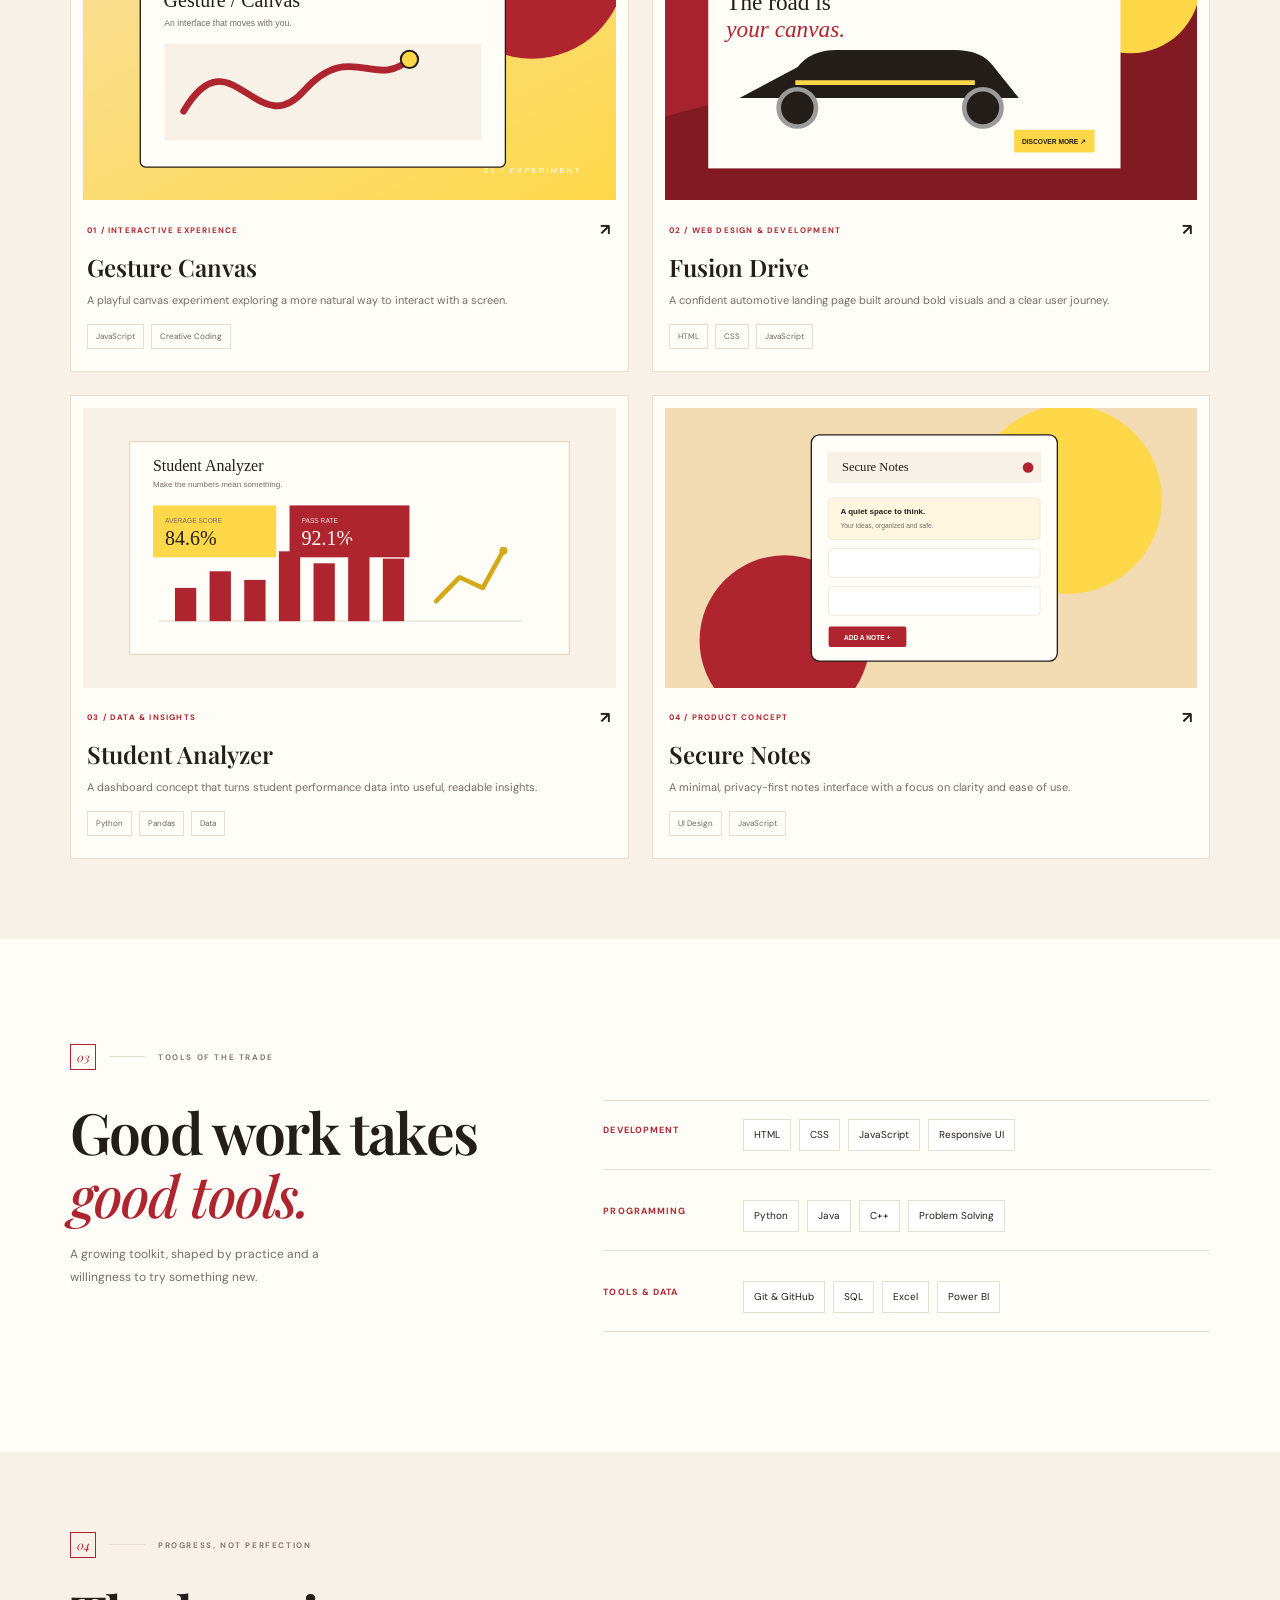
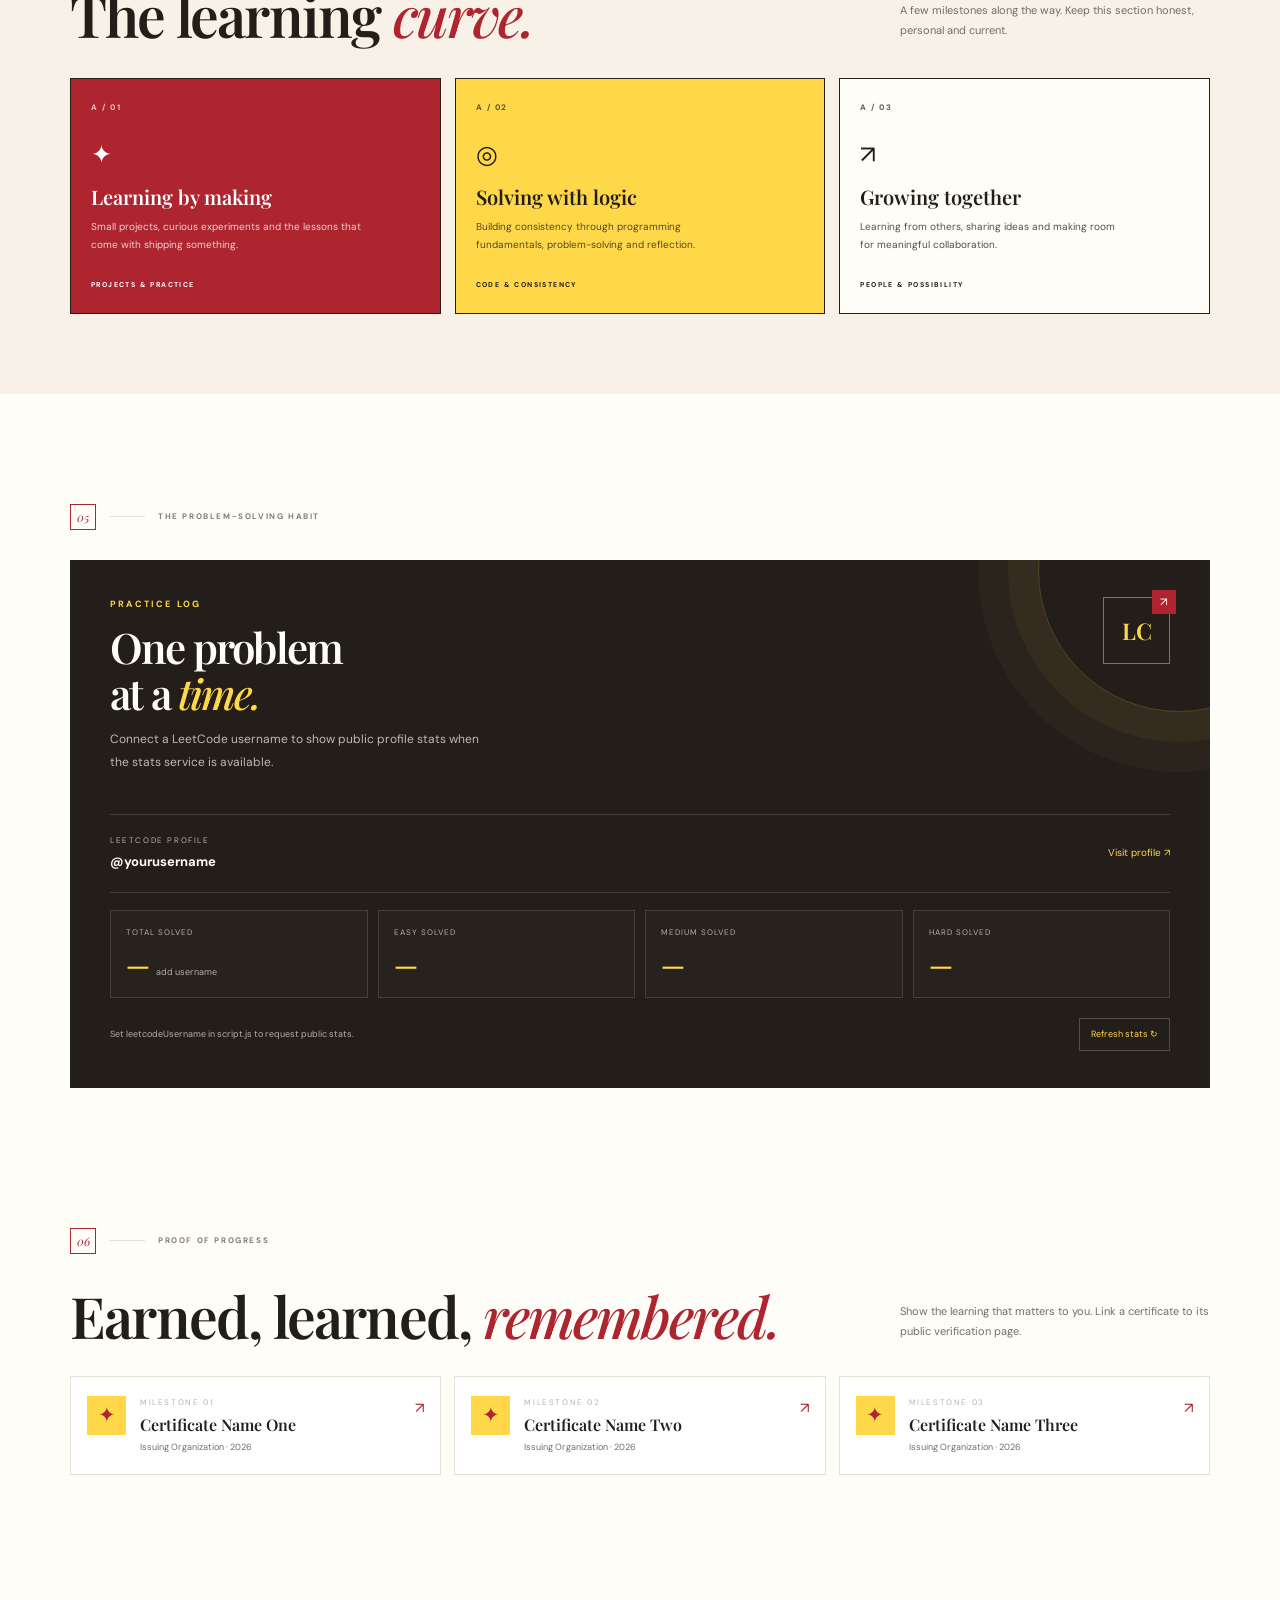
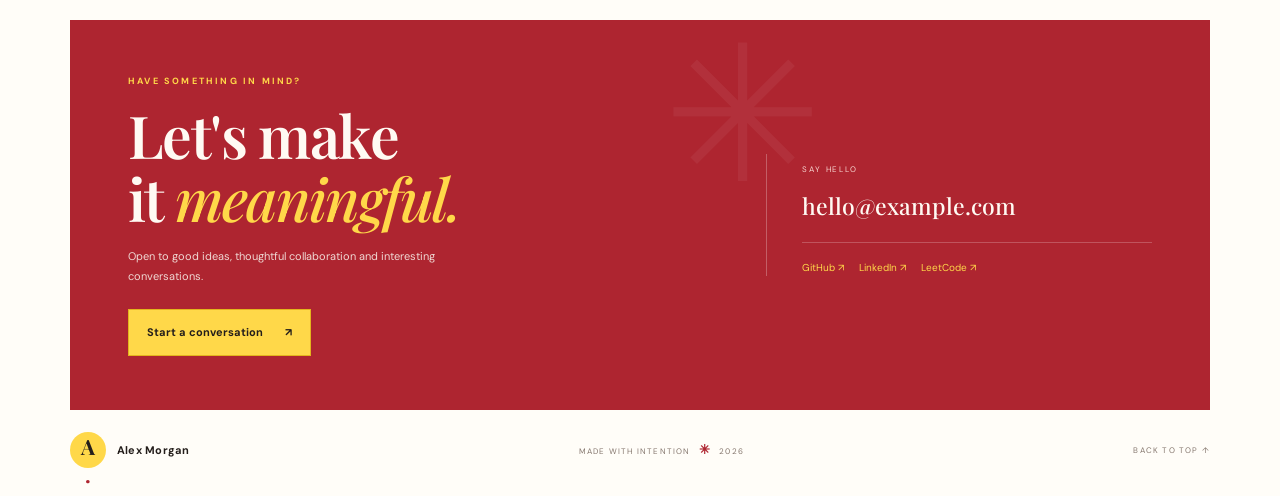
<file: sample portfolio3/index.html>
<!DOCTYPE html>
<html lang="en">
<head>
  <meta charset="UTF-8">
  <meta name="viewport" content="width=device-width, initial-scale=1.0">
  <meta name="theme-color" content="#fffdf8">
  <meta name="description" content="A classy personal portfolio template with projects, skills, certificates and coding profiles.">
  <title>Alex Morgan — Portfolio</title>
  <link rel="preconnect" href="https://fonts.googleapis.com">
  <link rel="preconnect" href="https://fonts.gstatic.com" crossorigin>
  <link href="https://fonts.googleapis.com/css2?family=DM+Sans:wght@400;500;600;700&family=Playfair+Display:ital,wght@0,500;0,600;0,700;1,500;1,600&display=swap" rel="stylesheet">
  <link rel="stylesheet" href="style.css">
  <script src="script.js" defer></script>
</head>
<body>
  <div class="page-grain" aria-hidden="true"></div>
  <header class="site-header">
    <a class="brand" href="#home" aria-label="Back to home"><span class="brand-symbol">A<span>.</span></span><span id="brandName">Alex Morgan</span></a>
    <button class="menu-toggle" id="menuToggle" aria-label="Toggle navigation" aria-expanded="false">☰</button>
    <nav class="nav" id="mainNav" aria-label="Main navigation">
      <a href="#about">About</a><a href="#work">Work</a><a href="#skills">Expertise</a><a href="#journey">Journey</a><a class="nav-contact" href="#contact">Let's talk <span>↗</span></a>
    </nav>
  </header>
  <main>
    <section class="hero content-width" id="home">
      <div class="hero-copy">
        <div class="availability"><span class="availability-dot"></span><span id="availabilityText">OPEN TO SELECT OPPORTUNITIES</span></div>
        <p class="eyebrow">PORTFOLIO / 2026</p>
        <h1>Thoughtfully<br>built. <em>Boldly</em><br><span class="hero-last-line">imagined<span class="yellow-period">.</span></span></h1>
        <p class="hero-summary" id="heroSummary">I'm Alex — a curious developer and creative thinker turning ideas into useful, thoughtful digital experiences.</p>
        <div class="hero-actions"><a class="button button-red" href="#work">Explore my work <span>↘</span></a><a class="text-link" href="#about">A little about me <span>↗</span></a></div>
        <div class="hero-meta"><span>BASED IN <b id="location">Your City, Country</b></span><span class="meta-divider"></span><span>ALWAYS LEARNING <span class="spark">✳</span></span></div>
      </div>
      <div class="hero-art">
        <div class="art-backdrop"></div><div class="art-sun"></div>
        <div class="art-frame"><img src="assets/images/profile.svg" alt="Stylized abstract portfolio portrait" class="profile-art"><span class="image-index">FIG. 01 — THE CREATIVE MIND</span></div>
        <div class="floating-note note-yellow"><span class="note-icon">✳</span><span><b>Curiosity first</b><small>Make room for ideas</small></span></div>
        <div class="floating-note note-white"><span class="note-icon red-icon">↗</span><span><b>Make it matter</b><small>Intent over noise</small></span></div>
        <div class="vertical-note">DESIGN · CODE · DISCOVERY</div>
      </div>
      <a class="scroll-cue" href="#about"><span class="scroll-line"></span> SCROLL TO DISCOVER</a>
    </section>
    <section class="section content-width about-section" id="about">
      <div class="section-kicker"><span>01</span><span class="kicker-line"></span><span>THE PERSON BEHIND THE PIXELS</span></div>
      <div class="about-layout"><h2>A little heart.<br>A lot of <em>curiosity.</em></h2><div class="about-copy"><p class="about-lead" id="aboutLead">I like to understand the why, enjoy the how, and keep improving what I make.</p><p class="body-copy" id="aboutBody">Use this space to share your background, interests, learning journey and the kind of work you hope to do next. The best portfolios sound like a real person, not a résumé generator.</p><div class="about-pills" id="aboutPills"></div></div></div>
    </section>
    <section class="section work-section" id="work"><div class="content-width">
      <div class="section-kicker"><span>02</span><span class="kicker-line"></span><span>A FEW THINGS I'VE MADE</span></div>
      <div class="section-heading"><h2>Selected <em>work.</em></h2><p>Thoughtful experiments, real problems and ideas brought to life.</p></div>
      <div class="projects-grid" id="projectsGrid"></div>
    </div></section>
    <section class="section content-width skills-section" id="skills">
      <div class="section-kicker"><span>03</span><span class="kicker-line"></span><span>TOOLS OF THE TRADE</span></div>
      <div class="skills-layout"><div><h2>Good work takes<br><em>good tools.</em></h2><p class="body-copy">A growing toolkit, shaped by practice and a willingness to try something new.</p></div><div class="skill-groups" id="skillGroups"></div></div>
    </section>
    <section class="section journey-section" id="journey"><div class="content-width">
      <div class="section-kicker"><span>04</span><span class="kicker-line"></span><span>PROGRESS, NOT PERFECTION</span></div>
      <div class="section-heading"><h2>The learning <em>curve.</em></h2><p>A few milestones along the way. Keep this section honest, personal and current.</p></div>
      <div class="journey-grid"><article class="journey-card journey-red"><span class="journey-number">A / 01</span><span class="journey-icon">✦</span><h3>Learning by making</h3><p>Small projects, curious experiments and the lessons that come with shipping something.</p><span class="journey-tag">PROJECTS & PRACTICE</span></article><article class="journey-card journey-yellow"><span class="journey-number">A / 02</span><span class="journey-icon">◎</span><h3>Solving with logic</h3><p>Building consistency through programming fundamentals, problem-solving and reflection.</p><span class="journey-tag">CODE & CONSISTENCY</span></article><article class="journey-card journey-white"><span class="journey-number">A / 03</span><span class="journey-icon">↗</span><h3>Growing together</h3><p>Learning from others, sharing ideas and making room for meaningful collaboration.</p><span class="journey-tag">PEOPLE & POSSIBILITY</span></article></div>
    </div></section>
    <section class="section content-width coding-section" id="coding">
      <div class="section-kicker"><span>05</span><span class="kicker-line"></span><span>THE PROBLEM-SOLVING HABIT</span></div>
      <div class="coding-panel"><div class="coding-top"><div><p class="eyebrow">PRACTICE LOG</p><h2>One problem<br>at a <em>time.</em></h2><p class="body-copy">Connect a LeetCode username to show public profile stats when the stats service is available.</p></div><div class="lc-mark">LC<span>↗</span></div></div><div class="lc-profile-row"><div><span class="micro-label">LEETCODE PROFILE</span><strong id="lcUsername">@yourusername</strong></div><a id="lcProfileLink" href="https://leetcode.com/" target="_blank" rel="noreferrer">Visit profile ↗</a></div><div class="lc-stats" id="lcStats"></div><div class="lc-bottom"><span id="lcStatus">Add a username in script.js to enable live stats.</span><button type="button" id="refreshLc" class="refresh-button">Refresh stats ↻</button></div></div>
    </section>
    <section class="section content-width certificates-section" id="certificates">
      <div class="section-kicker"><span>06</span><span class="kicker-line"></span><span>PROOF OF PROGRESS</span></div>
      <div class="section-heading"><h2>Earned, learned, <em>remembered.</em></h2><p>Show the learning that matters to you. Link a certificate to its public verification page.</p></div>
      <div class="certificates-grid" id="certificatesGrid"></div>
    </section>
    <section class="contact-section content-width" id="contact"><div class="contact-scribble" aria-hidden="true">✳</div><div class="contact-copy"><p class="eyebrow">HAVE SOMETHING IN MIND?</p><h2>Let's make<br>it <em>meaningful.</em></h2><p id="contactMessage">Open to good ideas, thoughtful collaboration and interesting conversations.</p><a class="button button-yellow" id="emailLink" href="mailto:hello@example.com">Start a conversation <span>↗</span></a></div><div class="contact-side"><span class="contact-side-label">SAY HELLO</span><a id="contactEmail" href="mailto:hello@example.com">hello@example.com</a><div class="contact-rule"></div><div id="contactSocials" class="contact-socials"></div></div></section>
  </main>
  <footer class="site-footer content-width"><a class="brand" href="#home"><span class="brand-symbol">A<span>.</span></span><span id="footerName">Alex Morgan</span></a><span class="footer-note">MADE WITH INTENTION <b>✳</b> <span id="copyrightYear"></span></span><a class="back-top" href="#home">BACK TO TOP ↑</a></footer>
</body>
</html>
</file>
<file: business enquiry/style.css>
:root{--navy:#101b2d;--navy-2:#17263c;--navy-3:#23374f;--paper:#f7f8f5;--white:#fff;--ink:#172235;--muted:#69778a;--line:#dce2e7;--lime:#b9f36a;--lime-dark:#9dd747;--orange:#ff8a4c;--font:'DM Sans',Arial,sans-serif;--display:'Manrope',Arial,sans-serif;--width:1180px}*{box-sizing:border-box}html{scroll-behavior:smooth;scroll-padding-top:90px}body{margin:0;background:var(--paper);color:var(--ink);font-family:var(--font);line-height:1.6;overflow-x:hidden}a{color:inherit;text-decoration:none}button,input,textarea,select{font:inherit}button,a{-webkit-tap-highlight-color:transparent}.noise-layer{position:fixed;inset:0;z-index:20;pointer-events:none;opacity:.07;background-image:url("data:image/svg+xml,%3Csvg viewBox='0 0 180 180' xmlns='http://www.w3.org/2000/svg'%3E%3Cfilter id='n'%3E%3CfeTurbulence type='fractalNoise' baseFrequency='.8' numOctaves='3' stitchTiles='stitch'/%3E%3C/filter%3E%3Crect width='100%25' height='100%25' filter='url(%23n)' opacity='.15'/%3E%3C/svg%3E")}.section-shell{width:min(var(--width),calc(100% - 64px));margin-inline:auto}.announcement{height:35px;background:var(--lime);color:#20301c;display:flex;align-items:center;justify-content:center;gap:11px;font-size:9px;font-weight:800;letter-spacing:1.1px;padding:0 20px}.announcement-dot{width:5px;height:5px;border-radius:50%;background:var(--navy)}.announcement a{margin-left:22px;font-weight:700;letter-spacing:0;border-bottom:1px solid #20301c70}.announcement a span{margin-left:5px}.site-header{height:84px;padding:0 max(32px,calc((100vw - var(--width))/2));display:flex;align-items:center;justify-content:space-between;background:var(--navy);color:var(--white);position:relative;z-index:15;border-bottom:1px solid #ffffff1a}.brand{display:flex;align-items:center;gap:12px}.brand-icon{width:34px;height:34px;display:grid;grid-template-columns:repeat(2,1fr);grid-template-rows:repeat(2,1fr);gap:3px;transform:rotate(-8deg)}.brand-icon span{background:var(--lime);border-radius:2px}.brand-icon span:nth-child(2){opacity:.45}.brand-icon span:nth-child(3){opacity:.7}.brand-icon span:nth-child(4){background:var(--orange)}.brand-name{font:800 12px/1.1 var(--display);letter-spacing:1.7px}.brand-name>span{color:var(--lime)}.brand-name small{display:block;color:#93a1b4;font:600 7px var(--font);letter-spacing:2.2px;margin-top:6px}.main-nav{display:flex;align-items:center;gap:28px;font-size:11px;color:#bac5d1}.main-nav>a:not(.nav-cta):hover{color:var(--lime)}.nav-cta{display:flex;align-items:center;gap:17px;padding:11px 14px;border:1px solid #6d7b8e;color:white}.nav-cta span{color:var(--lime)}.menu-toggle{display:none;background:none;border:1px solid #ffffff32;border-radius:4px;padding:8px;color:white}.menu-toggle span{display:block;width:18px;height:2px;background:white;margin:4px 0}.hero{position:relative;min-height:650px;background:var(--navy);color:white;display:grid;grid-template-columns:1fr .94fr;gap:45px;align-items:center;padding-top:45px;padding-bottom:94px}.hero:before{content:"";position:absolute;right:0;top:0;width:55%;height:100%;background:radial-gradient(ellipse at 70% 35%,#253c4f 0,transparent 70%);pointer-events:none}.hero-copy,.hero-visual{position:relative;z-index:1}.eyebrow{display:flex;align-items:center;gap:11px;font-size:9px;letter-spacing:1.8px;font-weight:800;color:#b6c2cf;margin-bottom:23px}.eyebrow-line{display:inline-block;width:28px;height:2px;background:var(--lime)}.hero h1{font:800 clamp(48px,5.9vw,77px)/1.05 var(--display);letter-spacing:-3.8px;margin:0}.headline-muted{color:#bdc8d4}.headline-accent{color:var(--lime)}.hero-intro{max-width:480px;color:#a9b7c7;font-size:14px;line-height:1.9;margin:26px 0 27px}.hero-actions{display:flex;gap:13px;align-items:center;flex-wrap:wrap}.button{display:inline-flex;align-items:center;justify-content:center;gap:20px;padding:14px 18px;font-size:11px;font-weight:800;border:1px solid transparent;cursor:pointer;transition:transform .2s,background .2s,color .2s}.button:hover{transform:translateY(-3px)}.button-accent{background:var(--lime);color:var(--navy);box-shadow:4px 4px 0 #ffffff16}.button-accent:hover{background:#cbff83}.button-quiet{border-color:#ffffff34;color:#e5edf5}.button-quiet span{color:var(--lime)}.hero-proof{display:flex;align-items:center;gap:12px;margin-top:37px;padding-top:20px;border-top:1px solid #ffffff20;max-width:430px}.proof-mark{width:35px;height:35px;flex:0 0 35px;display:grid;place-items:center;background:#b9f36a19;color:var(--lime);border:1px solid #b9f36a3d;font-size:18px}.hero-proof strong,.hero-proof small{display:block}.hero-proof strong{font-size:10px;font-weight:700}.hero-proof small{font-size:9px;color:#93a2b5;margin-top:4px}.hero-visual{min-height:450px;display:grid;place-items:center}.visual-orbit{position:absolute;border:1px solid #b9f36a27;border-radius:50%;transform:rotate(-28deg)}.orbit-one{width:430px;height:290px}.orbit-two{width:470px;height:350px;transform:rotate(31deg)}.visual-label{position:absolute;font-size:8px;letter-spacing:1.8px;color:#c3d0dc;display:flex;align-items:center;gap:8px}.visual-label-top{right:3%;top:3%}.status-dot{width:6px;height:6px;border-radius:50%;background:var(--lime);box-shadow:0 0 10px #b9f36a80}.dashboard-card{width:min(390px,88%);padding:22px 22px 16px;background:#f8faf6;color:var(--navy);border:1px solid #ffffff80;box-shadow:0 26px 80px #0005;transform:rotate(-2deg);position:relative;z-index:1}.dashboard-top{display:flex;justify-content:space-between;align-items:flex-start}.tiny-overline{font-size:7px;letter-spacing:1.6px;color:#7a8794;font-weight:800}.dashboard-top h2{font:800 30px/1.1 var(--display);letter-spacing:-1.3px;margin:8px 0 15px}.dashboard-top h2 em{font-style:normal;color:#648f31}.dash-menu{letter-spacing:3px;color:#83909b}.dashboard-chart{height:135px;position:relative;background:#eef2ea;overflow:hidden}.chart-grid{position:absolute;inset:0;background-image:linear-gradient(#cbd5c6 1px,transparent 1px),linear-gradient(90deg,#cbd5c6 1px,transparent 1px);background-size:100% 27px,42px 100%;opacity:.55}.chart-line{position:absolute;inset:0;width:100%;height:100%;overflow:visible}.chart-badge{position:absolute;right:10px;top:10px;background:var(--navy);color:white;padding:6px 8px;font-size:8px}.chart-badge span{color:var(--lime);margin-right:4px}.dashboard-footer{display:flex;align-items:center;gap:8px;margin-top:19px}.dashboard-footer div{display:flex;align-items:center;gap:5px;white-space:nowrap}.dashboard-footer span{font-size:8px;color:#8c9a8a}.dashboard-footer b{font-size:8px}.dashboard-footer i{height:1px;background:#ced7cb;flex:1}.floating-card{position:absolute;z-index:3;display:flex;align-items:center;gap:10px;padding:11px 13px;background:white;color:var(--navy);box-shadow:0 9px 28px #0003;border:1px solid #e5eae1}.floating-card b,.floating-card small{display:block}.floating-card b{font-size:10px}.floating-card small{font-size:8px;color:#718093;margin-top:3px}.floating-card-left{left:-1%;top:23%;transform:rotate(-4deg)}.floating-card-right{right:-1%;bottom:19%;transform:rotate(3deg)}.floating-icon,.floating-check{width:28px;height:28px;display:grid;place-items:center;background:#edf8dd;color:#638e2f;font-size:16px}.floating-check{background:var(--lime);color:var(--navy);font-weight:800}.visual-caption{position:absolute;left:5%;bottom:1%;font-size:7px;letter-spacing:1.4px;color:#7f91a5}.visual-caption span{color:var(--lime);margin-left:5px}.hero-bottom{position:absolute;bottom:24px;left:0;right:0;display:flex;justify-content:space-between;gap:20px;padding-top:15px;border-top:1px solid #ffffff1c;font-size:8px;letter-spacing:1.8px;color:#78899d}.hero-bottom b{color:var(--lime);font-size:12px;margin-left:7px}.trust-strip{background:var(--lime);color:#26361b}.trust-inner{display:flex;align-items:center;justify-content:space-between;gap:20px;min-height:76px}.trust-label{font-size:8px;letter-spacing:1.6px;font-weight:800}.trust-inner>span:not(.trust-label):not(.trust-divider){font:700 13px var(--display)}.trust-divider{height:20px;width:1px;background:#718e3f65}.section{padding-top:105px;padding-bottom:35px}.section-heading{display:flex;align-items:end;justify-content:space-between;gap:35px;margin-bottom:36px}.section-heading h2,.approach-copy h2,.faq-layout h2,.enquiry-side h2{font:800 clamp(38px,4.5vw,58px)/1.1 var(--display);letter-spacing:-2.5px;margin:0}.section-heading h2 em,.approach-copy h2 em,.faq-layout h2 em,.enquiry-side h2 em{font-style:normal;color:#6c962f}.section-heading-copy{font-size:12px;line-height:1.9;color:var(--muted);max-width:330px;margin:0 0 5px}.services-grid{display:grid;grid-template-columns:repeat(2,1fr);gap:15px}.service-card{min-height:265px;position:relative;padding:25px 27px;background:white;border:1px solid #e1e6e9;overflow:hidden;transition:transform .2s,border-color .2s,box-shadow .2s}.service-card:hover{transform:translateY(-4px);border-color:#b9f36a;box-shadow:5px 6px 0 #dfe8d2}.service-card-featured{background:#eaf5df;border-color:#d6e6c7}.service-head{display:flex;align-items:center;justify-content:space-between;position:relative;z-index:1}.service-number{font-size:8px;font-weight:800;letter-spacing:1.7px;color:#788597}.service-icon{width:35px;height:35px;display:grid;place-items:center;background:#edf1e9;color:#42622a;font-size:19px}.service-card-featured .service-icon{background:var(--lime);color:var(--navy)}.service-card h3{position:relative;z-index:1;font:800 25px/1.2 var(--display);letter-spacing:-.7px;margin:22px 0 10px}.service-card p{position:relative;z-index:1;max-width:440px;font-size:11px;line-height:1.9;color:#657285;margin:0}.service-link{position:relative;z-index:2;display:inline-flex;align-items:center;gap:20px;border-bottom:1px solid #b7c0c7;padding:13px 0 5px;margin-top:12px;font-size:9px;font-weight:800}.service-link span{color:#638f2c}.service-decoration{position:absolute;pointer-events:none;opacity:.5}.decoration-lines{right:-15px;bottom:-42px;width:180px;height:130px;background:repeating-linear-gradient(135deg,transparent 0 11px,#a6c28f 12px 13px)}.decoration-circle{right:-18px;bottom:-40px;width:140px;height:140px;border:1px solid #b9f36a;border-radius:50%;box-shadow:0 0 0 18px #b9f36a15,0 0 0 38px #b9f36a0b}.decoration-grid{right:0;bottom:0;width:110px;height:100px;background-image:linear-gradient(#c1d2b5 1px,transparent 1px),linear-gradient(90deg,#c1d2b5 1px,transparent 1px);background-size:18px 18px}.decoration-ring{right:9px;bottom:-70px;width:175px;height:175px;border:20px solid #e5eddc;border-radius:50%}.approach-section{margin-top:95px;background:var(--navy);color:white;padding:95px 0}.approach-layout{display:grid;grid-template-columns:.78fr 1.22fr;gap:85px}.approach-copy{align-self:start;position:sticky;top:35px}.approach-copy .eyebrow{color:#b8c3d0}.approach-copy h2{font-size:clamp(39px,4.5vw,57px)}.approach-copy h2 em{color:var(--lime)}.approach-copy>p{max-width:335px;color:#a8b7c8;font-size:12px;line-height:1.9;margin:20px 0 25px}.button-light{background:white;color:var(--navy)}.button-light span{color:#5d8829}.process-list{border-top:1px solid #ffffff2b}.process-item{display:grid;grid-template-columns:40px 1fr 25px;gap:18px;padding:23px 0;border-bottom:1px solid #ffffff2b;align-items:start}.process-count{font:700 14px var(--display);color:var(--lime)}.process-item h3{font:700 17px var(--display);margin:0 0 6px}.process-item p{font-size:11px;line-height:1.85;color:#9faec0;margin:0;max-width:440px}.process-symbol{color:var(--lime);font-size:18px;text-align:right}.work-section{padding-bottom:60px}.work-grid{display:grid;grid-template-columns:1.15fr .85fr;gap:20px}.work-card{min-width:0}.work-art{height:245px;display:block;position:relative;overflow:hidden;background:#e9f1df}.work-art img{display:block;width:100%;height:100%;object-fit:cover;transition:transform .35s}.work-art:hover img{transform:scale(1.03)}.work-art-digital{background:#e1e9f0}.work-arrow{position:absolute;right:13px;bottom:13px;width:33px;height:33px;display:grid;place-items:center;background:var(--lime);color:var(--navy);font-size:16px}.work-meta{display:flex;justify-content:space-between;gap:12px;margin:17px 0 8px;font-size:8px;font-weight:800;letter-spacing:1.2px;color:#748196}.work-meta span:last-child{color:#739a40}.work-card h3{font:800 21px var(--display);margin:0 0 6px}.work-card>p{font-size:11px;color:var(--muted);line-height:1.8;margin:0;max-width:450px}.faq-section{background:#edf0e9;padding:90px 0}.faq-layout{display:grid;grid-template-columns:.72fr 1.28fr;gap:90px}.faq-layout h2 em{color:#6b962f}.faq-intro{font-size:12px;line-height:1.8;color:var(--muted);max-width:270px;margin-top:18px}.faq-list{border-top:1px solid #d4dbd0}.faq-item{border-bottom:1px solid #d4dbd0}.faq-item summary{list-style:none;cursor:pointer;display:flex;justify-content:space-between;gap:25px;align-items:center;padding:19px 0;font-size:12px;font-weight:800}.faq-item summary::-webkit-details-marker{display:none}.faq-item summary span{color:#689335;font-size:19px;font-weight:400;transition:transform .2s}.faq-item[open] summary span{transform:rotate(45deg)}.faq-item p{font-size:11px;color:#657285;line-height:1.9;max-width:600px;margin:0;padding:0 35px 20px 0}.enquiry-section{padding-top:110px;padding-bottom:105px}.enquiry-panel{display:grid;grid-template-columns:.78fr 1.22fr;background:white;border:1px solid #dce3e7;box-shadow:0 25px 80px #19263b0a}.enquiry-side{position:relative;overflow:hidden;padding:40px 35px;background:var(--navy);color:white}.enquiry-side:after{content:"";position:absolute;width:250px;height:250px;border:1px solid #b9f36a30;border-radius:50%;right:-130px;top:60%;box-shadow:0 0 0 28px #b9f36a08,0 0 0 56px #b9f36a05;pointer-events:none}.enquiry-side .eyebrow{color:#b7c5d5}.enquiry-side h2{font-size:clamp(34px,3.5vw,46px)}.enquiry-side h2 em{color:var(--lime)}.enquiry-side>p{color:#a6b4c4;font-size:11px;line-height:1.9;margin:18px 0 26px;max-width:330px}.enquiry-note{position:relative;z-index:1;display:flex;align-items:center;gap:12px;border-top:1px solid #ffffff24;border-bottom:1px solid #ffffff24;padding:17px 0}.note-star{width:33px;height:33px;display:grid;place-items:center;background:var(--lime);color:var(--navy);font-size:19px}.enquiry-note b,.enquiry-note small{display:block}.enquiry-note b{font-size:10px}.enquiry-note small{font-size:8px;color:#a6b4c4;margin-top:4px}.contact-mini{position:relative;z-index:1;margin-top:40px}.micro-label{display:block;font-size:8px;letter-spacing:1.5px;color:#97a7b8}.contact-mini>a{display:block;font-size:14px;color:var(--lime);margin-top:8px;overflow-wrap:anywhere}.contact-mini>small{display:block;color:#8192a6;font-size:8px;margin-top:5px}.enquiry-form{padding:36px 38px}.form-intro{display:flex;justify-content:space-between;gap:15px;align-items:center;border-bottom:1px solid var(--line);padding-bottom:15px;margin-bottom:21px}.form-step{font-size:8px;letter-spacing:1.5px;font-weight:800;color:#648e31}.required-note{font-size:8px;color:#8793a2}.enquiry-form label{display:block;font-size:10px;font-weight:800;color:#334155;margin-bottom:17px}.enquiry-form label>span:not(.consent-check span){color:#739d39}.form-row{display:grid;grid-template-columns:1fr 1fr;gap:15px}.enquiry-form input:not([type=checkbox]),.enquiry-form select,.enquiry-form textarea{display:block;width:100%;margin-top:8px;padding:12px 12px;border:1px solid #dce2e7;border-radius:0;background:#fbfcfa;color:var(--ink);font-size:11px;outline:none;transition:border-color .2s,box-shadow .2s}.enquiry-form input:focus,.enquiry-form select:focus,.enquiry-form textarea:focus{border-color:#83b343;box-shadow:0 0 0 3px #b9f36a36}.enquiry-form input::placeholder,.enquiry-form textarea::placeholder{color:#a1aab5}.enquiry-form textarea{resize:vertical;min-height:105px;line-height:1.7}.enquiry-form select{cursor:pointer}.consent-check{display:flex!important;align-items:flex-start;gap:9px;font-size:9px!important;font-weight:500!important;line-height:1.6;color:#69778a!important}.consent-check input{margin-top:3px;accent-color:#7aa93b;flex:0 0 auto}.consent-check a{color:#4f7c22;text-decoration:underline}.form-submit{width:100%;justify-content:space-between}.form-feedback{font-size:9px;color:#648e31;line-height:1.6;margin:11px 0 0}.privacy-note{font-size:8px;line-height:1.7;color:#929daa;margin:8px 0 0}.final-cta{background:var(--lime);color:#23341c}.final-cta-inner{display:flex;align-items:center;justify-content:space-between;gap:20px;min-height:92px}.final-cta-inner>div{display:flex;align-items:center;gap:13px;font-size:9px;font-weight:800;letter-spacing:1.5px}.final-spark{font-size:23px}.final-cta-inner>a{display:flex;align-items:center;gap:23px;font-size:12px;font-weight:800;border-bottom:1px solid #344b2466;padding-bottom:4px}.final-cta-inner>a span{font-size:17px}.site-footer{display:flex;align-items:center;gap:20px;min-height:105px}.site-footer>p{font-size:9px;color:#8995a4;margin:0;flex:1}.footer-links{display:flex;gap:18px;font-size:9px;color:#6d7a8c}.footer-links a:hover{color:#4b791d}.footer-year{font-size:9px;color:#8b97a5;margin-left:7px}@media(max-width:960px){.site-header{padding:0 24px}.main-nav{gap:15px}.section-shell{width:calc(100% - 48px)}.hero{grid-template-columns:1fr .9fr;gap:20px}.hero h1{font-size:clamp(48px,6.2vw,65px)}.dashboard-card{width:92%;padding:18px}.floating-card-left{left:-2%}.floating-card-right{right:-2%}.approach-layout{gap:50px}.enquiry-form{padding:30px 26px}.enquiry-side{padding:34px 27px}}@media(max-width:720px){.announcement{font-size:8px;gap:7px}.announcement a{margin-left:7px}.site-header{height:72px;padding:0 18px}.menu-toggle{display:block}.main-nav{display:none;position:absolute;top:71px;left:18px;right:18px;background:var(--navy-2);border:1px solid #ffffff23;box-shadow:0 18px 40px #0004;padding:10px;flex-direction:column;align-items:stretch;gap:0}.main-nav.open{display:flex}.main-nav a{padding:13px}.main-nav .nav-cta{margin-top:5px;justify-content:space-between}.section-shell{width:calc(100% - 36px)}.hero{display:block;min-height:auto;padding-top:55px;padding-bottom:78px}.hero-copy{padding:0}.hero h1{font-size:clamp(48px,13vw,70px);letter-spacing:-2.8px}.hero-intro{font-size:13px}.hero-visual{min-height:400px;margin-top:15px}.dashboard-card{width:min(380px,88%)}.orbit-one{width:340px;height:240px}.orbit-two{width:365px;height:290px}.floating-card-left{left:0;top:19%}.floating-card-right{right:0;bottom:17%}.visual-caption{left:1%;bottom:0;font-size:6px}.hero-bottom{font-size:7px;letter-spacing:1px;bottom:20px}.trust-inner{min-height:90px;flex-wrap:wrap;justify-content:center;gap:8px 13px;padding-top:17px;padding-bottom:17px}.trust-label{width:100%;text-align:center}.trust-inner>span:not(.trust-label):not(.trust-divider){font-size:10px}.trust-divider{height:14px}.section{padding-top:75px;padding-bottom:20px}.section-heading{display:block}.section-heading h2,.approach-copy h2,.faq-layout h2{font-size:44px}.section-heading-copy{margin-top:13px}.services-grid{grid-template-columns:1fr}.service-card{min-height:250px;padding:22px}.approach-section{margin-top:60px;padding:70px 0}.approach-layout{grid-template-columns:1fr;gap:40px}.approach-copy{position:static}.process-item{grid-template-columns:30px 1fr 20px;gap:10px}.process-item h3{font-size:15px}.work-grid{grid-template-columns:1fr;gap:28px}.work-art{height:220px}.faq-section{padding:70px 0}.faq-layout{grid-template-columns:1fr;gap:26px}.faq-intro{margin-top:12px}.enquiry-section{padding-top:75px;padding-bottom:75px}.enquiry-panel{grid-template-columns:1fr}.enquiry-side{padding:32px 24px}.enquiry-side h2{font-size:42px}.contact-mini{margin-top:27px}.enquiry-form{padding:25px 21px}.form-row{grid-template-columns:1fr;gap:0}.final-cta-inner{min-height:100px;align-items:flex-start;justify-content:center;flex-direction:column;padding-top:19px;padding-bottom:19px}.site-footer{padding-top:22px;padding-bottom:25px;flex-wrap:wrap}.site-footer>p{order:3;width:100%;flex-basis:100%}.footer-links{gap:11px;flex-wrap:wrap}.footer-year{margin-left:auto}}@media(max-width:390px){.announcement a{display:none}.hero h1{font-size:46px}.hero-actions{align-items:stretch;flex-direction:column}.hero-actions .button{justify-content:space-between}.hero-visual{min-height:360px}.dashboard-card{padding:14px}.dashboard-footer{gap:5px}.dashboard-footer b{font-size:7px}.floating-card{padding:9px}.floating-card-left{left:-3%}.floating-card-right{right:-3%}.service-card h3{font-size:23px}.footer-links{width:100%}}@media(prefers-reduced-motion:reduce){html{scroll-behavior:auto}*,*:before,*:after{transition:none!important}}
</file>
<file: sample portfolio2/style.css>
:root{
  --bg:#09060f;--bg-soft:#100a18;--panel:#130b1c;--panel-raised:#1b1027;
  --text:#f8f3ff;--muted:#aa9ab8;--lime:#d8ff48;--pink:#f348d5;--purple:#a23cff;
  --line:rgba(185,118,231,.20);--display:"Space Grotesk",sans-serif;--body:"DM Sans",sans-serif;
  --content:1120px;
}
:root[data-theme="light"]{
  --bg:#f7f3fb;--bg-soft:#fffaff;--panel:#fffaff;--panel-raised:#f1e7fa;--text:#20132b;
  --muted:#6e5a7a;--line:rgba(110,66,139,.22);
}
*{box-sizing:border-box}
html{scroll-behavior:smooth;scroll-padding-top:86px}
body{margin:0;min-width:320px;max-width:100%;overflow-x:hidden;background:radial-gradient(ellipse at 80% 8%,rgba(83,35,130,.28),transparent 34%),radial-gradient(ellipse at 8% 45%,rgba(91,15,100,.10),transparent 32%),var(--bg);color:var(--text);font-family:var(--body);font-size:14px;line-height:1.55;transition:background .25s,color .25s}
body:before{content:"";position:fixed;inset:0;z-index:-1;pointer-events:none;opacity:.12;background-image:linear-gradient(rgba(255,255,255,.025) 1px,transparent 1px),linear-gradient(90deg,rgba(255,255,255,.025) 1px,transparent 1px);background-size:42px 42px;mask-image:linear-gradient(#000,transparent 85%)}
:root[data-theme="light"] body:before{opacity:.06}
a{color:inherit;text-decoration:none}
button,input,textarea{font:inherit}
button,a{-webkit-tap-highlight-color:transparent}
button:focus-visible,a:focus-visible,input:focus-visible,textarea:focus-visible{outline:2px solid var(--lime);outline-offset:3px}
img{max-width:100%}
[hidden]{display:none!important}
.section-wrap{width:min(var(--content),calc(100% - 56px));margin-inline:auto;padding:66px 0}
.topbar{height:59px;width:100%;display:flex;align-items:center;justify-content:space-between;gap:20px;padding:0 max(28px,calc((100vw - var(--content))/2));border-bottom:1px solid var(--line);position:sticky;top:0;z-index:30;background:color-mix(in srgb,var(--bg) 90%,transparent);backdrop-filter:blur(18px)}
.brand{display:inline-flex;align-items:center;gap:10px;flex-shrink:0;font:700 12px var(--display);color:var(--lime);white-space:nowrap}
.brand-mark{display:grid;place-items:center;width:28px;height:28px;border-radius:6px;background:linear-gradient(140deg,var(--pink),var(--purple));color:#fff;box-shadow:3px 4px 0 var(--lime);transform:rotate(-7deg);font:700 10px var(--display)}
#brandName,#footerName{max-width:180px;overflow:hidden;text-overflow:ellipsis}
nav{display:flex;align-items:center;justify-content:center;gap:clamp(11px,1.65vw,24px);min-width:0}
nav a{font:500 9px var(--display);color:var(--muted);text-transform:uppercase;letter-spacing:.05em;transition:color .18s}
nav a:hover,nav a.active{color:var(--lime)}
.header-actions{display:flex;align-items:center;gap:9px;flex-shrink:0}
.theme-toggle,.menu-toggle{display:grid;place-items:center;width:31px;height:31px;background:var(--panel);border:1px solid var(--line);border-radius:8px;color:var(--text);cursor:pointer}
.theme-toggle{font-size:14px}
.menu-toggle{display:none;font-size:18px}
.button{display:inline-flex;align-items:center;justify-content:center;gap:8px;min-height:38px;padding:11px 14px;border:1px solid var(--line);border-radius:7px;font-size:11px;font-weight:700;text-align:center;line-height:1.25;transition:transform .18s,filter .18s,box-shadow .18s;cursor:pointer}
.button:hover{transform:translateY(-2px);filter:brightness(1.05)}
.button-primary{background:linear-gradient(115deg,var(--purple),var(--pink));border:0;color:#fff;box-shadow:0 5px 0 rgba(101,28,137,.6)}
.button-outline{background:rgba(255,255,255,.015);color:var(--text)}
.header-cta{min-height:34px;padding:9px 13px;font-size:10px}
.hero{min-height:670px;display:grid;grid-template-columns:minmax(0,1.02fr) minmax(0,.98fr);align-items:center;gap:28px;position:relative;padding-top:55px;padding-bottom:94px}
.hero-copy{min-width:0;position:relative;z-index:2}
.eyebrow,.section-label,.mini-label{font:500 9px var(--display);letter-spacing:.18em;color:var(--lime);text-transform:uppercase}
.eyebrow{display:flex;align-items:center;gap:10px;flex-wrap:wrap;margin:0 0 26px}
.eyebrow-line{width:22px;height:2px;flex:0 0 auto;background:var(--lime)}
.pill{display:inline-flex;align-items:center;gap:7px;padding:6px 9px;border:1px solid rgba(216,255,72,.24);border-radius:4px;background:rgba(216,255,72,.045);white-space:nowrap}
.pill i,.live-label i{display:inline-block;width:6px;height:6px;border-radius:50%;background:var(--lime);box-shadow:0 0 9px rgba(216,255,72,.5);flex:0 0 auto}
h1,h2,h3,p{margin-top:0}
h1,h2{font-family:var(--display);letter-spacing:-.065em;line-height:.98}
h1{font-size:clamp(58px,7.4vw,88px);font-weight:700;line-height:.88;margin:0 0 14px;max-width:100%}
.gradient-text{background:linear-gradient(100deg,#e7d2ff 0%,var(--pink) 52%,var(--lime) 100%);-webkit-background-clip:text;background-clip:text;color:transparent}
.hero-name{font:500 21px var(--display);letter-spacing:.14em;color:var(--lime);margin:16px 0 13px;overflow-wrap:anywhere}
.hero-role{font:700 14px var(--body);letter-spacing:0;line-height:1.4;margin-bottom:12px}
.hero-description{max-width:425px;color:var(--muted);font-size:12px;line-height:1.9;margin-bottom:23px}
.hero-actions{display:flex;gap:10px;flex-wrap:wrap}
.hero-socials{display:flex;gap:7px;margin-top:20px;flex-wrap:wrap}
.hero-socials a{display:grid;place-items:center;min-width:30px;min-height:29px;padding:5px 8px;border:1px solid var(--line);border-radius:5px;font:600 10px var(--display);color:var(--text)}
.hero-socials a:hover{border-color:var(--lime);color:var(--lime)}
.hero-facts{display:flex;gap:26px;flex-wrap:wrap;padding-top:17px;margin-top:25px;border-top:1px solid var(--line)}
.hero-facts div{display:grid;gap:7px;min-width:0}
.hero-facts b{font-size:10px;font-weight:700}
.hero-facts span{font:8px var(--display);color:var(--muted);letter-spacing:.09em;text-transform:uppercase}
.hero-visual{position:relative;min-width:0;min-height:435px;display:grid;place-items:center;isolation:isolate}
.portrait-stack{position:relative;width:254px;height:310px;z-index:2;transform:rotate(2.4deg)}
.portrait-back{position:absolute;inset:14px -12px -12px 12px;background:var(--lime);border-radius:16px 12px 7px 27px;transform:rotate(1deg)}
.portrait-card{position:absolute;inset:0;overflow:hidden;border:1px solid rgba(243,72,213,.42);border-radius:18px 13px 6px 26px;background:linear-gradient(145deg,#2a1338,#130a20 72%);box-shadow:0 18px 60px rgba(68,17,97,.18)}
.portrait-art{position:absolute;inset:0;overflow:hidden}
.portrait-pink{position:absolute;width:182px;height:158px;right:13px;top:-12px;background:linear-gradient(140deg,#be41b1,#5e286f);border-radius:40% 13% 48% 30%;transform:rotate(-7deg);filter:drop-shadow(0 10px 25px rgba(243,72,213,.12))}
.portrait-lime{position:absolute;width:146px;height:146px;left:-48px;bottom:-57px;background:var(--lime);opacity:.34;border-radius:50%;filter:blur(22px)}
.portrait-content{position:absolute;inset:0;display:flex;align-items:center;justify-content:center;flex-direction:column;text-align:center;padding:22px;gap:7px}
.portrait-plus{display:grid;place-items:center;width:62px;height:62px;margin-bottom:10px;border:1px dashed var(--lime);border-radius:13px;color:var(--lime);font-size:25px;transform:rotate(-10deg);background:rgba(12,5,18,.5)}
.portrait-content>b{font-size:10px;letter-spacing:.06em}
.portrait-content>small{font-size:9px;color:#c4b6cf}
.orbit{position:absolute;z-index:-1;border:1px solid rgba(169,75,199,.28);border-radius:50%;pointer-events:none}
.orbit-a{width:285px;height:85px;transform:rotate(-12deg)}
.orbit-b{width:245px;height:135px;transform:rotate(24deg);border-color:rgba(216,255,72,.12)}
.shape{position:absolute;z-index:3;pointer-events:none}
.shape-hex{width:58px;height:58px;clip-path:polygon(50% 0,100% 25%,100% 75%,50% 100%,0 75%,0 25%)}
.shape-purple{top:8%;right:5%;background:linear-gradient(135deg,#d445ff,#4f1de1);transform:rotate(10deg)}
.shape-lime{bottom:8%;left:5%;background:linear-gradient(135deg,#e6ff68,#85b932)}
.shape-small{width:25px;height:25px;bottom:24%;right:10%;border:1px solid var(--pink);transform:rotate(45deg)}
.floating-note{position:absolute;z-index:4;top:19%;left:0;display:grid;gap:3px;min-width:164px;padding:11px 12px;border:1px solid rgba(170,73,201,.35);border-radius:7px;background:rgba(20,10,30,.95);box-shadow:6px 7px 0 rgba(91,30,123,.22);font-size:9px}
.floating-note b{font:600 9px var(--display);white-space:nowrap}
.floating-note b span{color:var(--lime)}
.floating-note small{font-size:8px;color:var(--muted)}
.note-bottom{left:auto;top:auto;right:0;bottom:17%;min-width:130px}
.scroll-hint{position:absolute;left:50%;bottom:25px;transform:translateX(-50%);display:grid;place-items:center;width:42px;height:42px;border-radius:50%;background:#fff;color:#100916;font-size:29px;font-weight:400;line-height:1}
.scroll-caption{position:absolute;bottom:40px;left:calc(50% - 42px);font:8px var(--display);color:#82718f;white-space:nowrap;transform:translateX(-100%)}
.section-label{display:flex;align-items:center;gap:10px;margin-bottom:20px}
.section-label:before{content:"";width:22px;height:2px;flex:0 0 auto;background:var(--lime)}
.section-heading{margin-bottom:27px}
.split-heading{display:grid;grid-template-columns:minmax(0,1fr) minmax(240px,.58fr);align-items:end;gap:35px}
.split-heading h2{font-size:clamp(40px,5.4vw,62px);line-height:.98;margin:0}
.split-heading>p{justify-self:end;max-width:330px;color:var(--muted);font-size:11px;line-height:1.75;margin:0 0 5px}
.about-grid{display:grid;grid-template-columns:minmax(0,.8fr) minmax(0,1.28fr);gap:14px}
.quote-card,.about-card,.skill-card,.project-card,.education-intro,.timeline,.certificate-card,.profile-card,.stats-card,.contact-panel{position:relative;min-width:0;border:1px solid var(--line);border-radius:8px;background:linear-gradient(145deg,rgba(33,17,48,.92),rgba(13,8,21,.95))}
:root[data-theme="light"] .quote-card,:root[data-theme="light"] .about-card,:root[data-theme="light"] .skill-card,:root[data-theme="light"] .project-card,:root[data-theme="light"] .education-intro,:root[data-theme="light"] .timeline,:root[data-theme="light"] .certificate-card,:root[data-theme="light"] .profile-card,:root[data-theme="light"] .stats-card,:root[data-theme="light"] .contact-panel{background:linear-gradient(145deg,var(--panel-raised),var(--panel))}
.quote-card{min-height:294px;padding:23px 24px;border-left:3px solid var(--lime);box-shadow:8px 9px 0 rgba(92,33,118,.18)}
.quote-mark{font:700 30px var(--display);line-height:1;color:var(--lime)}
.quote-card h3{font-size:21px;line-height:1.08;letter-spacing:-.045em;margin:16px 0}
.quote-card>p,.about-card>p{font-size:11px;line-height:1.8;color:var(--muted)}
.signature{display:grid;gap:3px;margin-top:30px;font-size:9px}
.signature b{font-weight:500;color:var(--pink)}
.signature span{font:10px var(--display);letter-spacing:.12em;color:var(--muted)}
.about-card{padding:25px 24px;border-top:2px solid var(--pink)}
.about-card h3{font:700 16px var(--body);letter-spacing:-.02em;margin-bottom:14px}
.fact-grid{display:grid;grid-template-columns:repeat(2,minmax(0,1fr));gap:8px;margin-top:18px}
.fact-item{display:flex;align-items:center;gap:10px;min-width:0;padding:10px 11px;border:1px solid var(--line);border-radius:4px;background:rgba(255,255,255,.012)}
.fact-item span{font:10px var(--display);color:var(--lime);flex:0 0 auto}
.fact-item p{font-size:9px;margin:0;color:var(--muted);overflow-wrap:anywhere}
.skills-grid{display:grid;grid-template-columns:repeat(3,minmax(0,1fr));gap:13px}
.skill-card{min-height:183px;padding:19px 18px;border-radius:9px 9px 9px 22px;transition:transform .2s,border-color .2s}
.skill-card:hover,.project-card:hover{transform:translateY(-2px);border-color:rgba(216,255,72,.48)}
.skill-icon{display:grid;place-items:center;width:35px;height:35px;margin-bottom:13px;border:1px solid rgba(216,255,72,.32);border-radius:7px;color:var(--lime);font-size:15px;box-shadow:4px 4px 0 rgba(216,255,72,.07)}
.skill-card h3{font:700 12px var(--display);letter-spacing:-.035em;margin:0 0 7px}
.skill-card>p{font-size:10px;line-height:1.6;color:var(--muted);margin-bottom:12px}
.skill-tags{display:flex;align-items:center;gap:5px;flex-wrap:wrap;min-width:0}
.skill-tags>span{max-width:100%;padding:5px 7px;border:1px solid var(--line);border-radius:3px;font:8px var(--display);letter-spacing:.01em;color:#d4c5e1;overflow-wrap:anywhere}
:root[data-theme="light"] .skill-tags>span{color:var(--muted)}
.project-filters{display:flex;gap:7px;flex-wrap:wrap;margin:0 0 10px}
.filter{padding:7px 10px;border:1px solid var(--line);border-radius:4px;background:transparent;color:var(--muted);font:9px var(--display);text-transform:uppercase;cursor:pointer}
.filter:hover,.filter.active{color:var(--lime);border-color:var(--lime);background:rgba(216,255,72,.055)}
.project-count{font:9px var(--display);color:var(--muted);margin:0 0 13px}
.projects-grid{display:grid;grid-template-columns:repeat(2,minmax(0,1fr));gap:13px}
.project-card{overflow:hidden;border-radius:7px;transition:transform .2s,border-color .2s}
.project-preview{height:154px;position:relative;overflow:hidden;display:flex;align-items:center;justify-content:center;background:linear-gradient(115deg,#1f0d2b,#10091a);border-bottom:1px solid var(--line)}
.project-preview:before{content:"";position:absolute;inset:0;opacity:.4;background:radial-gradient(ellipse at 18% 10%,var(--project-glow,#a23cff),transparent 58%)}
.project-preview img{position:relative;z-index:1;width:85%;height:86%;object-fit:cover;border:1px solid rgba(220,157,255,.32);border-radius:5px;transform:rotate(-3deg);box-shadow:8px 8px 0 rgba(83,31,107,.3);transition:transform .3s}
.project-card:nth-child(2) .project-preview img{transform:rotate(-2deg)}
.project-card:nth-child(3) .project-preview img{transform:rotate(-4deg)}
.project-card:nth-child(4) .project-preview img{transform:rotate(-2.5deg)}
.project-card:hover .project-preview img{transform:rotate(-1deg) scale(1.015)}
.project-card:nth-child(1){--project-glow:#8e36c7}.project-card:nth-child(2){--project-glow:#1a9f8d}.project-card:nth-child(3){--project-glow:#b331d3}.project-card:nth-child(4){--project-glow:#9eac29}
.add-preview-label{position:absolute;right:13px;bottom:12px;z-index:2;padding:6px 7px;border:1px solid rgba(216,255,72,.35);border-radius:3px;background:rgba(10,6,15,.88);font:8px var(--display);color:var(--lime)}
.project-body{padding:15px 16px 16px}
.project-meta{display:flex;align-items:flex-start;justify-content:space-between;gap:12px;margin-bottom:10px;color:var(--lime);font:8px var(--display);letter-spacing:.08em;text-transform:uppercase}
.project-meta span:last-child{color:var(--muted);letter-spacing:0;text-align:right;text-transform:none}
.project-body h3{font:700 13px var(--display);letter-spacing:-.02em;margin:0 0 7px}
.project-body>p{font-size:10px;line-height:1.65;color:var(--muted);margin:0 0 11px}
.project-links{display:flex;gap:12px;flex-wrap:wrap;margin-top:12px;font-size:9px;font-weight:700}
.project-links a{color:#e5d5f4}
.project-links span{color:var(--muted)}
.project-links a:hover{color:var(--lime)}
.education-grid{display:grid;grid-template-columns:minmax(0,.65fr) minmax(0,1.35fr);gap:14px}
.education-intro{min-height:292px;padding:20px;background:linear-gradient(145deg,#28143b,#130b20);border-top:2px solid var(--lime);border-radius:8px 28px 8px 8px}
.mini-label{display:inline-block;padding:6px 7px;border:1px solid var(--line);border-radius:3px;font-size:8px;letter-spacing:.05em}
.education-intro h3{font-size:17px;line-height:1.15;margin:15px 0 9px}
.education-intro>p{font-size:10px;line-height:1.75;color:var(--muted)}
.timeline{padding:22px 25px}
.timeline-item{position:relative;padding:0 0 20px 25px;border-left:1px solid var(--line)}
.timeline-item:last-child{padding-bottom:0}
.timeline-item:before{content:"";position:absolute;top:5px;left:-5px;width:9px;height:9px;transform:rotate(45deg);background:var(--lime);box-shadow:0 0 9px rgba(216,255,72,.15)}
.timeline-item>span{font:8px var(--display);color:var(--lime);letter-spacing:.09em;text-transform:uppercase}
.timeline-item h3{font:700 11px var(--display);margin:7px 0 4px;letter-spacing:0}
.timeline-item p{font-size:9px;line-height:1.6;color:var(--muted);margin:0 0 3px}
.certificates-grid{display:grid;grid-template-columns:repeat(2,minmax(0,1fr));gap:11px}
.certificate-card{display:flex;align-items:center;gap:12px;min-height:84px;padding:15px;border-top:2px solid var(--pink);border-radius:5px}
.certificate-icon{display:grid;place-items:center;flex:0 0 30px;height:30px;border:1px solid var(--line);border-radius:6px;color:var(--lime);font-size:13px}
.certificate-copy{min-width:0}
.certificate-copy h3{font:700 10px var(--display);margin:0 0 5px;overflow-wrap:anywhere}
.certificate-copy p,.certificate-copy small{display:block;font-size:8px;line-height:1.6;color:var(--muted);margin:0 0 3px;overflow-wrap:anywhere}
.certificate-copy a{color:#dcc5f4;font-weight:700}
.certificate-copy a:hover{color:var(--lime)}
.coding-layout{display:grid;grid-template-columns:minmax(0,.78fr) minmax(0,1.22fr);gap:13px}
.profile-card{padding:12px 16px}
.profile-row{display:flex;align-items:center;gap:11px;min-width:0;padding:13px 2px;border-bottom:1px solid var(--line)}
.profile-row:last-child{border-bottom:0}
.profile-icon{display:grid;place-items:center;flex:0 0 31px;height:31px;border:1px solid var(--line);border-radius:5px;color:var(--lime);font:700 9px var(--display)}
.profile-copy{display:grid;gap:3px;min-width:0;flex:1}
.profile-copy b{font-size:10px}
.profile-copy small{font-size:9px;color:var(--muted);overflow-wrap:anywhere}
.profile-arrow{color:var(--lime);font-size:12px}
.stats-card{padding:18px 16px;min-width:0;box-shadow:8px 8px 0 rgba(142,116,48,.09)}
.stats-heading{display:flex;align-items:center;justify-content:space-between;gap:10px}
.stats-heading h3,.heatmap-heading h3{font:700 10px var(--display);margin:0;letter-spacing:.01em}
.live-label{display:flex;align-items:center;gap:5px;font-size:8px;color:var(--lime);text-align:right}
.live-label i{width:5px;height:5px}
.lc-stats{display:grid;grid-template-columns:repeat(4,minmax(0,1fr));gap:7px;margin:14px 0 8px}
.lc-stat{display:flex;flex-direction:column;justify-content:center;gap:9px;min-width:0;min-height:69px;padding:9px;border:1px solid var(--line);border-radius:4px;background:rgba(255,255,255,.012)}
.lc-stat>span{font:7px var(--display);color:var(--muted);text-transform:uppercase;letter-spacing:.035em}
.lc-stat strong{font:500 23px var(--display);line-height:1;color:var(--lime);overflow-wrap:anywhere}
.stats-note{font-size:8px;line-height:1.5;color:var(--muted);margin:8px 0 17px}
.stats-loading{grid-column:1/-1;font-size:10px;color:var(--muted)}
.heatmap-heading{display:flex;align-items:center;justify-content:space-between;gap:10px;margin-bottom:10px}
.heatmap-heading p{font-size:8px;color:var(--muted);margin:4px 0 0}
.heatmap-legend{display:flex;align-items:center;gap:3px;color:var(--muted);font-size:7px;white-space:nowrap}
.heatmap-legend i{display:inline-block;width:8px;height:8px;border-radius:2px;background:#281734}
.heatmap-legend i:nth-of-type(2){background:#59306d}.heatmap-legend i:nth-of-type(3){background:#913bab}.heatmap-legend i:nth-of-type(4){background:var(--pink)}
.heatmap-scroll{width:100%;overflow-x:auto;overscroll-behavior-x:contain;padding:2px 0 7px}
.heatmap-months{display:grid;grid-template-columns:repeat(53,10px);grid-auto-flow:row;gap:3px;width:max-content;min-width:max-content;margin:0 0 5px 25px;height:12px;color:var(--muted);font:7px var(--display)}
.heatmap-months span{white-space:nowrap}
.heatmap-body{display:flex;gap:5px;width:max-content}
.heatmap-days{display:flex;flex:0 0 20px;flex-direction:column;justify-content:space-around;color:var(--muted);font:7px var(--display)}
.heatmap-grid{display:grid;grid-auto-flow:column;grid-template-rows:repeat(7,9px);grid-auto-columns:9px;gap:3px;width:max-content}
.heat-cell{display:block;width:9px;height:9px;border-radius:2px;background:#24152f}
.heat-cell[data-level="1"]{background:#5a286e}.heat-cell[data-level="2"]{background:#8c36a9}.heat-cell[data-level="3"]{background:#c43cc6}.heat-cell[data-level="4"]{background:var(--pink);box-shadow:0 0 5px rgba(243,72,213,.28)}
.lc-footer{display:flex;align-items:flex-start;justify-content:space-between;gap:12px;border-top:1px solid var(--line);padding-top:10px;margin-top:10px;font-size:8px;color:var(--muted)}
.lc-footer>span{min-width:0;overflow-wrap:anywhere}
.text-button{flex:0 0 auto;padding:0;border:0;background:transparent;color:var(--lime);font-size:8px;cursor:pointer}
.text-button:disabled{opacity:.6;cursor:wait}
.fine-print{font-size:8px;color:#82728f;line-height:1.6;margin:8px 0 0}
.contact-panel{display:grid;grid-template-columns:minmax(0,.82fr) minmax(0,1.18fr);gap:36px;padding:25px 24px 27px;border-radius:12px;background:radial-gradient(ellipse at 10% 15%,#28133b,transparent 68%),linear-gradient(120deg,#1b0e28,#10091a);box-shadow:8px 9px 0 rgba(93,35,116,.16)}
.contact-copy .section-label{font-size:8px;margin-bottom:14px}
.contact-copy h3{font:700 clamp(28px,3.6vw,39px)/1.03 var(--display);letter-spacing:-.065em;margin:0 0 14px}
.contact-copy>p{font-size:10px;line-height:1.75;color:var(--muted);max-width:270px}
.contact-details{display:grid;gap:7px;margin-top:18px;font-size:9px;color:var(--muted);overflow-wrap:anywhere}
.contact-details a{color:var(--text);overflow-wrap:anywhere}
.contact-details a:hover{color:var(--lime)}
#contactForm{display:grid;gap:12px;min-width:0}
#contactForm label{display:grid;gap:6px;min-width:0;color:var(--muted);font-size:8px}
.form-row{display:grid;grid-template-columns:repeat(2,minmax(0,1fr));gap:9px}
input,textarea{display:block;width:100%;min-width:0;padding:11px 12px;border:1px solid var(--line);border-radius:4px;background:rgba(7,4,12,.88);color:var(--text);font-size:9px;outline:none}
:root[data-theme="light"] input,:root[data-theme="light"] textarea{background:#fff}
input::placeholder,textarea::placeholder{color:#7f6e8e}
input:focus,textarea:focus{border-color:var(--pink)}
textarea{resize:vertical;min-height:78px}
.submit-button{width:100%;min-height:39px}
.footer{display:flex;align-items:center;justify-content:space-between;gap:18px;border-top:1px solid var(--line);padding-top:21px;padding-bottom:23px;color:var(--muted);font-size:8px}
.footer>.brand{color:var(--lime)}
.footer-links{display:flex;align-items:center;gap:18px}
.footer a:hover{color:var(--lime)}
@media(min-width:1400px){
  :root{--content:1180px}
  .section-wrap{padding-top:75px;padding-bottom:75px}
  .hero{min-height:720px}
  .portrait-stack{width:280px;height:330px}
}
@media(max-width:980px){
  .topbar{padding-inline:24px}
  nav{gap:11px}
  nav a{font-size:8px}
  .hero{grid-template-columns:minmax(0,1fr) minmax(0,.85fr);gap:18px}
  h1{font-size:clamp(56px,7.2vw,76px)}
  .hero-visual{min-height:390px}
  .portrait-stack{width:220px;height:285px}
  .floating-note{left:-4px}
  .note-bottom{left:auto;right:-4px}
  .split-heading{grid-template-columns:minmax(0,1fr) minmax(210px,.65fr);gap:22px}
  .split-heading h2{font-size:clamp(35px,5vw,52px)}
  .coding-layout{grid-template-columns:minmax(0,.7fr) minmax(0,1.3fr)}
  .stats-card{padding-inline:13px}
  .lc-stat{padding:8px}
}
@media(max-width:760px){
  .topbar{height:64px;padding-inline:18px}
  .topbar nav{display:none;position:absolute;top:63px;left:0;right:0;padding:17px 20px 21px;background:var(--bg);border-bottom:1px solid var(--line);align-items:stretch;gap:0}
  .topbar nav.open{display:flex;flex-direction:column}
  .topbar nav a{font-size:10px;padding:11px 0;border-bottom:1px solid var(--line)}
  .topbar nav a:last-child{border-bottom:0}
  .menu-toggle{display:grid}
  .header-cta{display:none}
  .hero{grid-template-columns:minmax(0,1fr);padding-top:43px;padding-bottom:90px;gap:15px;min-height:0}
  .hero-copy{width:100%}
  .eyebrow{gap:7px;font-size:8px;margin-bottom:23px}
  .pill{font-size:7px;padding:5px 7px}
  h1{font-size:clamp(54px,12.4vw,76px);line-height:.9}
  .hero-name{font-size:18px;margin:14px 0 10px}
  .hero-role{font-size:14px}
  .hero-description{font-size:12px;max-width:480px;line-height:1.8}
  .hero-actions{display:grid;grid-template-columns:repeat(2,minmax(0,1fr));gap:9px}
  .hero-actions .button{padding:13px 8px;min-width:0;font-size:10px}
  .hero-facts{display:grid;grid-template-columns:repeat(2,minmax(0,1fr));gap:16px;margin-top:24px}
  .hero-facts div:last-child{grid-column:1/-1}
  .hero-visual{min-height:350px;width:100%;margin-top:8px}
  .portrait-stack{width:218px;height:280px}
  .floating-note{top:13%;left:2%;min-width:145px}
  .note-bottom{top:auto;bottom:9%;right:1%;left:auto}
  .shape-purple{right:10%;top:0}
  .shape-lime{left:10%;bottom:2%}
  .scroll-hint{bottom:12px;width:38px;height:38px;font-size:26px}
  .scroll-caption{bottom:26px;left:calc(50% - 36px);font-size:7px}
  .section-wrap{width:calc(100% - 36px);padding:55px 0}
  .split-heading{grid-template-columns:minmax(0,1fr);gap:13px}
  .split-heading h2{font-size:clamp(34px,8.7vw,48px);line-height:1.03;overflow-wrap:normal}
  .split-heading>p{justify-self:start;max-width:100%;font-size:11px}
  .section-heading{margin-bottom:22px}
  .about-grid,.education-grid,.coding-layout,.contact-panel{grid-template-columns:minmax(0,1fr)}
  .quote-card{min-height:250px}
  .about-card{padding:22px}
  .skills-grid{grid-template-columns:repeat(2,minmax(0,1fr));gap:9px}
  .skill-card{min-height:178px;padding:15px 13px}
  .skill-card h3{font-size:11px;line-height:1.25}
  .skill-card>p{font-size:9px}
  .skill-tags>span{font-size:7px;padding:4px 5px}
  .projects-grid,.certificates-grid{grid-template-columns:minmax(0,1fr)}
  .project-preview{height:170px}
  .project-body{padding:15px}
  .project-body h3{font-size:13px}
  .education-intro{min-height:0}
  .timeline{padding:20px 18px}
  .profile-card{padding:10px 15px}
  .stats-card{padding:17px 14px}
  .lc-stat{min-height:64px}
  .lc-stat strong{font-size:20px}
  .contact-panel{padding:22px 18px;gap:22px}
  .contact-copy h3{font-size:clamp(31px,8vw,39px)}
  .footer{align-items:flex-start;flex-direction:column;gap:14px}
}
@media(max-width:420px){
  .topbar{padding-inline:13px}
  .brand{gap:8px}
  #brandName{font-size:11px}
  .header-actions{gap:6px}
  .section-wrap{width:calc(100% - 28px);padding:47px 0}
  .eyebrow{align-items:flex-start}
  .eyebrow-line{margin-top:5px}
  .pill{white-space:normal;max-width:132px;line-height:1.35}
  h1{font-size:clamp(46px,12vw,58px)}
  .hero-actions .button{font-size:9px}
  .hero-visual{min-height:315px}
  .portrait-stack{width:190px;height:250px}
  .portrait-pink{width:144px;height:140px}
  .floating-note{min-width:128px;padding:9px}
  .floating-note b{font-size:8px}
  .floating-note small{font-size:7px}
  .shape-hex{width:44px;height:44px}
  .fact-grid{grid-template-columns:minmax(0,1fr)}
  .skills-grid{gap:8px}
  .skill-card{padding:13px 10px}
  .skill-card h3{font-size:10px}
  .stats-heading{align-items:flex-start;flex-direction:column}
  .heatmap-heading{align-items:flex-start;flex-direction:column}
  .form-row{grid-template-columns:minmax(0,1fr)}
  .footer-links{gap:13px;flex-wrap:wrap}
}
@media(prefers-reduced-motion:reduce){
  *,*:before,*:after{scroll-behavior:auto!important;transition:none!important;animation:none!important}
}
</file>
<file: sample portfolio3/style.css>
:root{--paper:#fffdf8;--paper-deep:#f7f1e7;--ink:#241e1b;--muted:#766c65;--red:#ae2530;--red-dark:#811923;--yellow:#ffd849;--yellow-deep:#efbd1d;--line:#e8dfd4;--serif:'Playfair Display',Georgia,serif;--sans:'DM Sans',Arial,sans-serif;--width:1140px}*{box-sizing:border-box}html{scroll-behavior:smooth;scroll-padding-top:90px}body{margin:0;background:var(--paper);color:var(--ink);font-family:var(--sans);line-height:1.6;overflow-x:hidden}a{color:inherit;text-decoration:none}button{font:inherit}.page-grain{position:fixed;inset:0;pointer-events:none;opacity:.12;z-index:20;background-image:url("data:image/svg+xml,%3Csvg viewBox='0 0 180 180' xmlns='http://www.w3.org/2000/svg'%3E%3Cfilter id='n'%3E%3CfeTurbulence type='fractalNoise' baseFrequency='.8' numOctaves='3' stitchTiles='stitch'/%3E%3C/filter%3E%3Crect width='100%25' height='100%25' filter='url(%23n)' opacity='.12'/%3E%3C/svg%3E")}.content-width{width:min(var(--width),calc(100% - 64px));margin-inline:auto}.site-header{height:86px;padding:0 max(32px,calc((100vw - var(--width))/2));display:flex;align-items:center;justify-content:space-between;border-bottom:1px solid var(--line);position:relative;z-index:30;background:rgba(255,253,248,.94);backdrop-filter:blur(16px)}.brand{display:inline-flex;align-items:center;gap:11px;font-size:13px;font-weight:700;letter-spacing:.02em}.brand-symbol{display:grid;place-items:center;width:36px;height:36px;background:var(--yellow);color:var(--ink);font:700 21px var(--serif);border-radius:50%}.brand-symbol span{color:var(--red)}.nav{display:flex;align-items:center;gap:31px;font-size:11px;font-weight:600;color:#625852}.nav>a:not(.nav-contact):hover{color:var(--red)}.nav-contact{border:1px solid var(--ink);border-radius:2px;padding:10px 15px;color:var(--ink)}.nav-contact span{margin-left:10px;color:var(--red)}.menu-toggle{display:none;border:1px solid var(--line);background:none;border-radius:4px;padding:7px 11px}.hero{min-height:660px;display:grid;grid-template-columns:1.03fr .97fr;align-items:center;position:relative;padding-top:44px;padding-bottom:88px}.hero-copy{position:relative;z-index:2;padding:34px 0}.availability{display:inline-flex;align-items:center;gap:9px;padding:7px 11px;border:1px solid var(--line);font-size:9px;letter-spacing:1.3px;color:#605650}.availability-dot{width:7px;height:7px;border-radius:50%;background:#478d58;box-shadow:0 0 0 4px #478d5817}.eyebrow{font-size:9px;letter-spacing:2.2px;font-weight:700;color:var(--red);margin:24px 0 12px}.hero h1{font:600 clamp(51px,6.2vw,82px)/.99 var(--serif);letter-spacing:-3px;margin:0}.hero h1 em,.section h2 em,.contact-copy h2 em{font-weight:500;color:var(--red);letter-spacing:-2px}.hero-last-line{display:inline-block;margin-top:5px}.yellow-period{color:var(--yellow-deep)}.hero-summary{max-width:430px;color:var(--muted);font-size:14px;line-height:1.9;margin:25px 0 25px}.hero-actions{display:flex;align-items:center;gap:24px;flex-wrap:wrap}.button{display:inline-flex;align-items:center;justify-content:center;gap:22px;padding:14px 18px;font-size:11px;font-weight:700;border:1px solid transparent;transition:transform .2s,background .2s}.button:hover{transform:translateY(-3px)}.button-red{background:var(--red);color:#fffaf1;box-shadow:4px 4px 0 var(--yellow)}.button-red:hover{background:var(--red-dark)}.button-yellow{background:var(--yellow);color:var(--ink);border-color:#e3b51d}.text-link{font-size:11px;font-weight:600;border-bottom:1px solid var(--line);padding-bottom:5px}.text-link span{color:var(--red);margin-left:8px}.hero-meta{display:flex;align-items:center;gap:14px;margin-top:42px;font-size:8px;letter-spacing:1.2px;color:#887c72;flex-wrap:wrap}.hero-meta b{color:var(--ink);font-weight:700;margin-left:5px;letter-spacing:.4px}.meta-divider{width:1px;height:14px;background:var(--line)}.spark{font-size:14px;color:var(--red);margin-left:4px}.hero-art{position:relative;min-height:510px;display:grid;place-items:center}.art-backdrop{position:absolute;width:75%;height:84%;right:4%;top:7%;background:var(--yellow);transform:rotate(4deg)}.art-sun{position:absolute;width:180px;height:180px;border-radius:50%;background:var(--red);right:3%;top:1%;opacity:.95}.art-frame{position:relative;z-index:1;width:min(330px,73%);height:420px;border:1px solid var(--ink);background:#f5d7a2;padding:10px 10px 37px;transform:rotate(-3deg);box-shadow:12px 12px 0 rgba(36,30,27,.12)}.profile-art{width:100%;height:100%;object-fit:cover;background:#f7dfbb}.image-index{position:absolute;bottom:9px;left:14px;font-size:7px;letter-spacing:1.3px;font-weight:700}.floating-note{position:absolute;z-index:3;display:flex;align-items:center;gap:10px;padding:12px 14px;box-shadow:4px 5px 0 rgba(36,30,27,.1);border:1px solid var(--ink);min-width:170px}.note-yellow{background:var(--yellow);top:19%;left:0;transform:rotate(-4deg)}.note-white{background:var(--paper);right:-3%;bottom:18%;transform:rotate(3deg)}.note-icon{display:grid;place-items:center;width:28px;height:28px;background:var(--ink);color:var(--yellow);font-size:18px}.red-icon{background:var(--red);color:white}.floating-note b,.floating-note small{display:block}.floating-note b{font-size:10px}.floating-note small{font-size:8px;color:#695c52;margin-top:2px}.vertical-note{position:absolute;right:-4%;top:43%;writing-mode:vertical-rl;font-size:8px;letter-spacing:2px;color:#76685e}.scroll-cue{position:absolute;left:0;bottom:25px;display:flex;align-items:center;gap:12px;font-size:8px;letter-spacing:1.8px;color:#897b70}.scroll-line{display:inline-block;width:34px;height:1px;background:var(--red)}.section{padding-top:105px;padding-bottom:35px}.section-kicker{display:flex;align-items:center;gap:13px;font-size:8px;font-weight:700;letter-spacing:1.6px;color:#887b70;margin-bottom:30px}.section-kicker>span:first-child{display:grid;place-items:center;width:26px;height:26px;border:1px solid var(--red);color:var(--red);font:italic 12px var(--serif);letter-spacing:0}.kicker-line{height:1px;background:var(--line);width:36px}.about-layout{display:grid;grid-template-columns:.95fr 1.05fr;gap:95px}.section h2,.about-layout h2{font:600 clamp(37px,4.5vw,57px)/1.1 var(--serif);letter-spacing:-1.8px;margin:0}.about-layout h2 em{color:var(--red);font-weight:500}.about-copy{padding:5px 0}.about-lead{font:500 22px/1.45 var(--serif);margin:0 0 17px}.body-copy{color:var(--muted);font-size:12px;line-height:1.9}.about-pills{display:flex;flex-wrap:wrap;gap:8px;margin-top:20px}.about-pills span{background:var(--paper-deep);padding:7px 11px;font-size:9px;color:#64564d}.work-section,.journey-section{background:var(--paper-deep);margin-top:80px;padding:80px 0}.work-section .section-kicker,.journey-section .section-kicker{margin-bottom:25px}.section-heading{display:flex;justify-content:space-between;align-items:end;gap:30px;margin-bottom:30px}.section-heading>p{max-width:310px;color:var(--muted);font-size:11px;line-height:1.8;margin:0 0 5px}.projects-grid{display:grid;grid-template-columns:repeat(2,1fr);gap:23px}.project-card{background:var(--paper);border:1px solid #e7ddd1;padding:12px 12px 22px;transition:transform .25s,box-shadow .25s}.project-card:hover{transform:translateY(-5px);box-shadow:5px 6px 0 var(--yellow)}.project-image{display:block;overflow:hidden;position:relative;background:#f0e2d4}.project-image img{display:block;width:100%;aspect-ratio:1.9;object-fit:cover;transition:transform .4s}.project-card:hover .project-image img{transform:scale(1.025)}.project-meta{display:flex;align-items:center;justify-content:space-between;margin:17px 4px 8px;color:var(--red);font-size:8px;letter-spacing:1.2px;font-weight:700}.project-meta a{font-size:16px;color:var(--ink)}.project-card h3{font:600 24px var(--serif);margin:0 4px}.project-card>p{font-size:11px;line-height:1.8;color:var(--muted);margin:8px 4px}.tech-tags{display:flex;flex-wrap:wrap;gap:7px;margin:13px 4px 0}.tech-tags span{font-size:8px;border:1px solid var(--line);padding:5px 8px;color:#72665d}.skills-layout{display:grid;grid-template-columns:.85fr 1.15fr;gap:85px}.skills-layout .body-copy{max-width:300px;margin-top:18px}.skill-groups{display:grid;gap:12px}.skill-group{display:grid;grid-template-columns:125px 1fr;gap:15px;align-items:start;padding:18px 0;border-bottom:1px solid var(--line)}.skill-group:first-child{border-top:1px solid var(--line)}.skill-group h3{margin:4px 0 0;font-size:9px;letter-spacing:1.1px;color:var(--red)}.skill-items{display:flex;flex-wrap:wrap;gap:8px}.skill-items span{font-size:10px;padding:7px 10px;border:1px solid var(--line);background:#fff}.journey-section{margin-top:85px;margin-bottom:0}.journey-grid{display:grid;grid-template-columns:repeat(3,1fr);gap:14px;margin-top:32px}.journey-card{position:relative;min-height:230px;padding:22px 20px;border:1px solid var(--ink);display:flex;flex-direction:column;align-items:flex-start}.journey-red{background:var(--red);color:white}.journey-yellow{background:var(--yellow)}.journey-white{background:var(--paper)}.journey-number{font-size:8px;letter-spacing:1.5px;font-weight:700;opacity:.72}.journey-icon{font-size:25px;margin-top:22px}.journey-card h3{font:600 20px var(--serif);margin:8px 0}.journey-card p{font-size:10px;line-height:1.8;max-width:270px;margin:0 0 25px;opacity:.78}.journey-tag{margin-top:auto;font-size:7px;letter-spacing:1.4px;font-weight:700}.coding-section{padding-top:110px}.coding-panel{background:var(--ink);color:var(--paper);padding:37px 40px;position:relative;overflow:hidden}.coding-panel:after{content:"";position:absolute;width:280px;height:280px;border:1px solid #ffd84935;border-radius:50%;right:-110px;top:-130px;box-shadow:0 0 0 30px #ffd8490b,0 0 0 60px #ffd84908;pointer-events:none}.coding-top{display:flex;align-items:flex-start;justify-content:space-between;gap:30px}.coding-top .eyebrow{color:var(--yellow);margin:0 0 13px}.coding-top h2{font-size:42px}.coding-top h2 em{color:var(--yellow)}.coding-top .body-copy{max-width:390px;color:#c1b8b1}.lc-mark{position:relative;z-index:1;width:67px;height:67px;display:grid;place-items:center;border:1px solid #ffd84977;color:var(--yellow);font:600 23px var(--serif)}.lc-mark span{position:absolute;right:-7px;top:-8px;background:var(--red);color:white;width:24px;height:24px;display:grid;place-items:center;font:12px var(--sans)}.lc-profile-row{position:relative;z-index:1;border-top:1px solid #ffffff24;border-bottom:1px solid #ffffff24;padding:19px 0;margin-top:28px;display:flex;justify-content:space-between;align-items:center;gap:15px}.micro-label{display:block;font-size:8px;letter-spacing:1.6px;color:#bcb2a9}.lc-profile-row strong{display:block;font-size:13px;margin-top:5px}.lc-profile-row>a{font-size:10px;color:var(--yellow)}.lc-stats{position:relative;z-index:1;display:grid;grid-template-columns:repeat(4,1fr);gap:10px;margin-top:17px}.lc-stat{border:1px solid #ffffff22;padding:15px;background:#ffffff05}.lc-stat>span{display:block;font-size:8px;letter-spacing:1px;color:#b9ada4}.lc-stat strong{display:block;font:600 27px var(--serif);color:var(--yellow);margin-top:8px}.lc-stat em{font:400 9px var(--sans);color:#b9ada4}.lc-loading{grid-column:1/-1;padding:15px 0;font-size:11px;color:#c1b8b1}.lc-bottom{position:relative;z-index:1;display:flex;align-items:center;justify-content:space-between;gap:15px;margin-top:20px;font-size:9px;color:#b9ada4}.refresh-button{border:1px solid #ffffff35;background:transparent;color:var(--yellow);padding:8px 11px;font-size:9px;cursor:pointer}.refresh-button:hover{background:#ffd84918}.certificates-section{padding-top:105px}.certificates-grid{display:grid;grid-template-columns:repeat(3,1fr);gap:13px;margin-top:28px}.certificate-card{display:flex;align-items:flex-start;gap:14px;padding:19px 16px;border:1px solid var(--line);background:#fff}.certificate-icon{display:grid;place-items:center;flex:0 0 39px;height:39px;background:var(--yellow);color:var(--red);font-size:21px}.certificate-card h3{font:600 16px var(--serif);margin:5px 0}.certificate-card p{font-size:9px;color:var(--muted);margin:0}.certificate-card .certificate-arrow{margin-left:auto;color:var(--red);font-size:15px}.contact-section{position:relative;display:grid;grid-template-columns:1.2fr .8fr;gap:60px;align-items:center;background:var(--red);color:#fffaf3;margin-top:110px;padding:54px 58px;overflow:hidden}.contact-scribble{position:absolute;right:34%;top:-55px;font-size:190px;color:#ffffff0e;pointer-events:none}.contact-copy,.contact-side{position:relative;z-index:1}.contact-copy .eyebrow{color:var(--yellow);margin:0 0 16px}.contact-copy h2{font:600 clamp(40px,5vw,59px)/1.06 var(--serif);letter-spacing:-1.6px;margin:0}.contact-copy h2 em{color:var(--yellow)}.contact-copy>p:not(.eyebrow){font-size:11px;line-height:1.8;color:#f0d9d4;max-width:350px;margin:18px 0 22px}.contact-side{border-left:1px solid #ffffff43;padding-left:35px}.contact-side-label{font-size:8px;letter-spacing:1.8px;color:#f7d4cf}.contact-side>a{display:block;font:500 clamp(15px,2vw,23px) var(--serif);margin:10px 0 21px;overflow-wrap:anywhere}.contact-rule{height:1px;background:#ffffff37;margin-bottom:17px}.contact-socials{display:flex;flex-wrap:wrap;gap:15px}.contact-socials a{font-size:10px;color:var(--yellow)}.site-footer{display:flex;justify-content:space-between;align-items:center;gap:20px;padding-top:22px;padding-bottom:28px}.site-footer .brand{font-size:11px}.footer-note,.back-top{font-size:8px;letter-spacing:1.2px;color:#85776e}.footer-note b{color:var(--red);font-size:13px;margin:0 5px}.back-top:hover{color:var(--red)}@media(max-width:900px){.content-width{width:calc(100% - 48px)}.site-header{padding:0 24px}.nav{gap:17px}.hero{grid-template-columns:1fr .9fr}.hero h1{font-size:clamp(48px,6.4vw,66px)}.hero-art{min-height:440px}.art-frame{height:370px}.floating-note{min-width:150px;padding:9px}.vertical-note{right:-2%}.about-layout{gap:45px}.skills-layout{gap:45px}.certificates-grid{grid-template-columns:1fr 1fr}.contact-section{padding:40px;gap:35px}}@media(max-width:680px){.content-width{width:calc(100% - 36px)}.site-header{height:72px;padding:0 18px}.menu-toggle{display:block}.nav{display:none;position:absolute;left:18px;right:18px;top:64px;padding:10px;background:var(--paper);border:1px solid var(--line);box-shadow:0 12px 30px #241e1b14;flex-direction:column;align-items:stretch;gap:0}.nav.open{display:flex}.nav>a{padding:12px}.nav .nav-contact{margin-top:5px}.hero{grid-template-columns:1fr;min-height:auto;padding-top:38px;padding-bottom:75px}.hero-copy{padding-top:5px}.hero h1{font-size:clamp(51px,13vw,74px)}.hero-summary{font-size:13px}.hero-art{min-height:420px;margin-top:7px}.art-frame{width:66%;height:355px}.art-backdrop{width:70%;height:78%;right:9%}.art-sun{width:120px;height:120px;right:5%;top:4%}.note-yellow{left:0;top:17%}.note-white{right:0;bottom:16%}.vertical-note{right:-3%;top:38%;font-size:7px}.scroll-cue{bottom:22px}.section{padding-top:75px;padding-bottom:22px}.about-layout,.skills-layout{grid-template-columns:1fr;gap:23px}.section h2,.about-layout h2{font-size:43px}.about-lead{font-size:20px}.work-section,.journey-section{margin-top:55px;padding:65px 0}.section-heading{display:block}.section-heading>p{margin-top:12px}.projects-grid{grid-template-columns:1fr}.project-card h3{font-size:22px}.skill-group{grid-template-columns:95px 1fr;gap:9px}.journey-grid{grid-template-columns:1fr}.journey-card{min-height:195px}.journey-card h3{font-size:23px}.coding-section,.certificates-section{padding-top:75px}.coding-panel{padding:25px 19px}.coding-top h2{font-size:37px}.lc-mark{width:50px;height:50px;font-size:18px}.lc-stats{grid-template-columns:1fr 1fr}.lc-stat{padding:11px}.lc-stat strong{font-size:23px}.lc-profile-row{align-items:flex-start;flex-direction:column}.lc-bottom{align-items:flex-start;flex-direction:column}.certificates-grid{grid-template-columns:1fr}.certificate-card{padding:17px}.contact-section{grid-template-columns:1fr;margin-top:75px;padding:32px 23px;gap:28px}.contact-copy h2{font-size:47px}.contact-side{border-left:0;border-top:1px solid #ffffff43;padding:22px 0 0}.site-footer{flex-wrap:wrap;justify-content:space-between;padding-top:20px}.footer-note{order:3;width:100%}.back-top{margin-left:auto}}@media(prefers-reduced-motion:reduce){html{scroll-behavior:auto}*,*:before,*:after{transition:none!important}}
</file>
